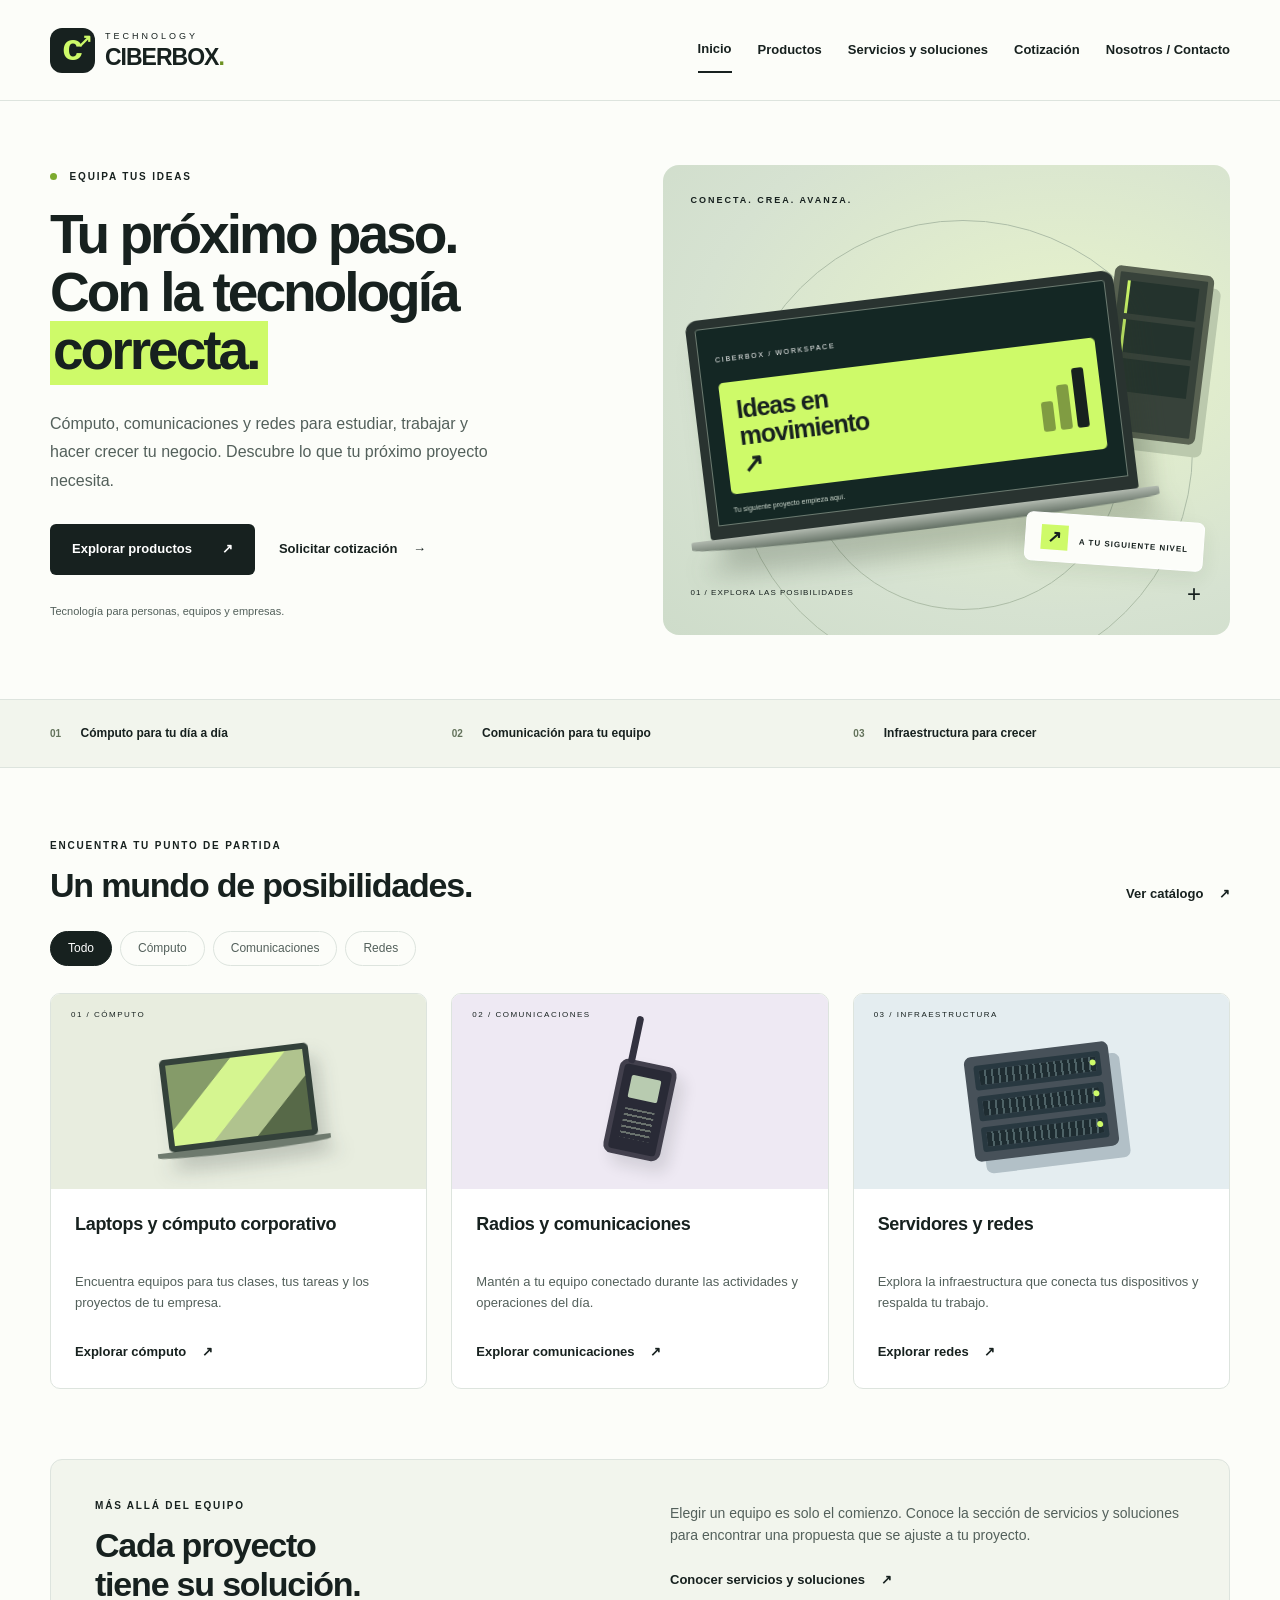
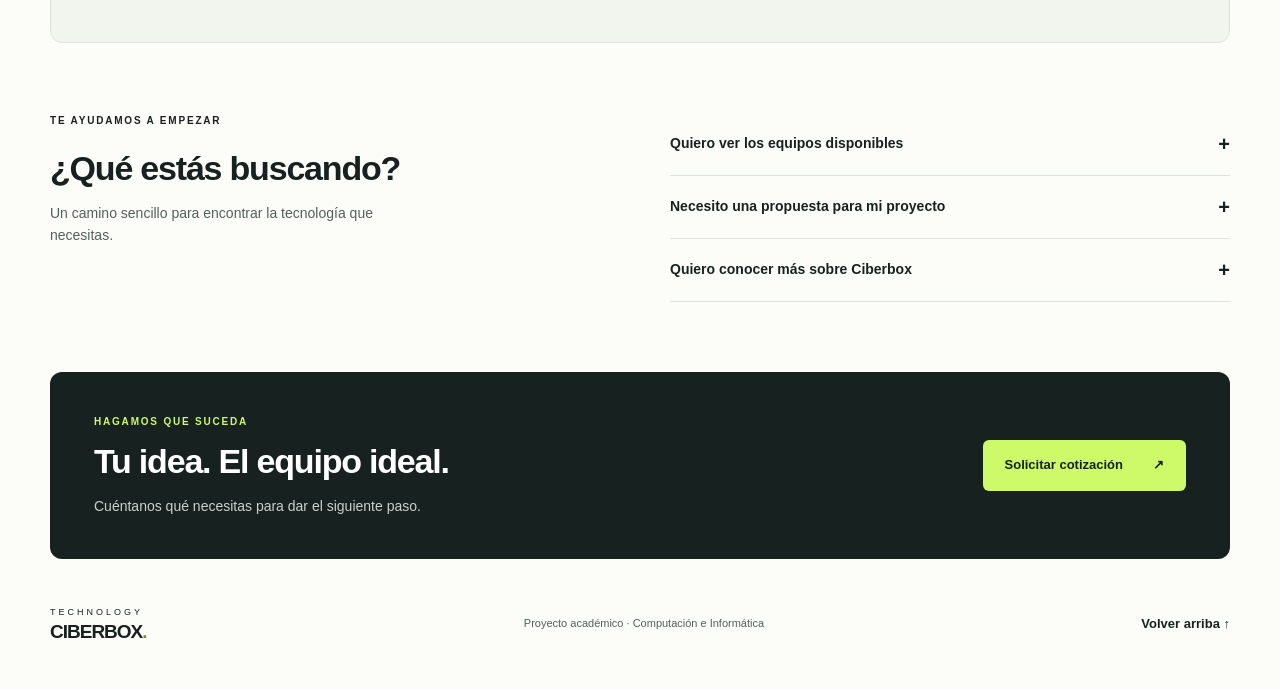
<file: index.html>
<!DOCTYPE html>
<html lang="es">
<head>
  <meta charset="UTF-8">
  <meta name="viewport" content="width=device-width, initial-scale=1.0">
  <meta http-equiv="refresh" content="0; url=html/inicio.html">
  <link rel="canonical" href="html/inicio.html">
  <title>Inicio | Technology Ciberbox</title>
  <script>
    window.location.replace("html/inicio.html");
  </script>
</head>
<body>
  <p>La página de inicio se movió. <a href="html/inicio.html">Ir a Inicio</a>.</p>
</body>
</html>
</file>
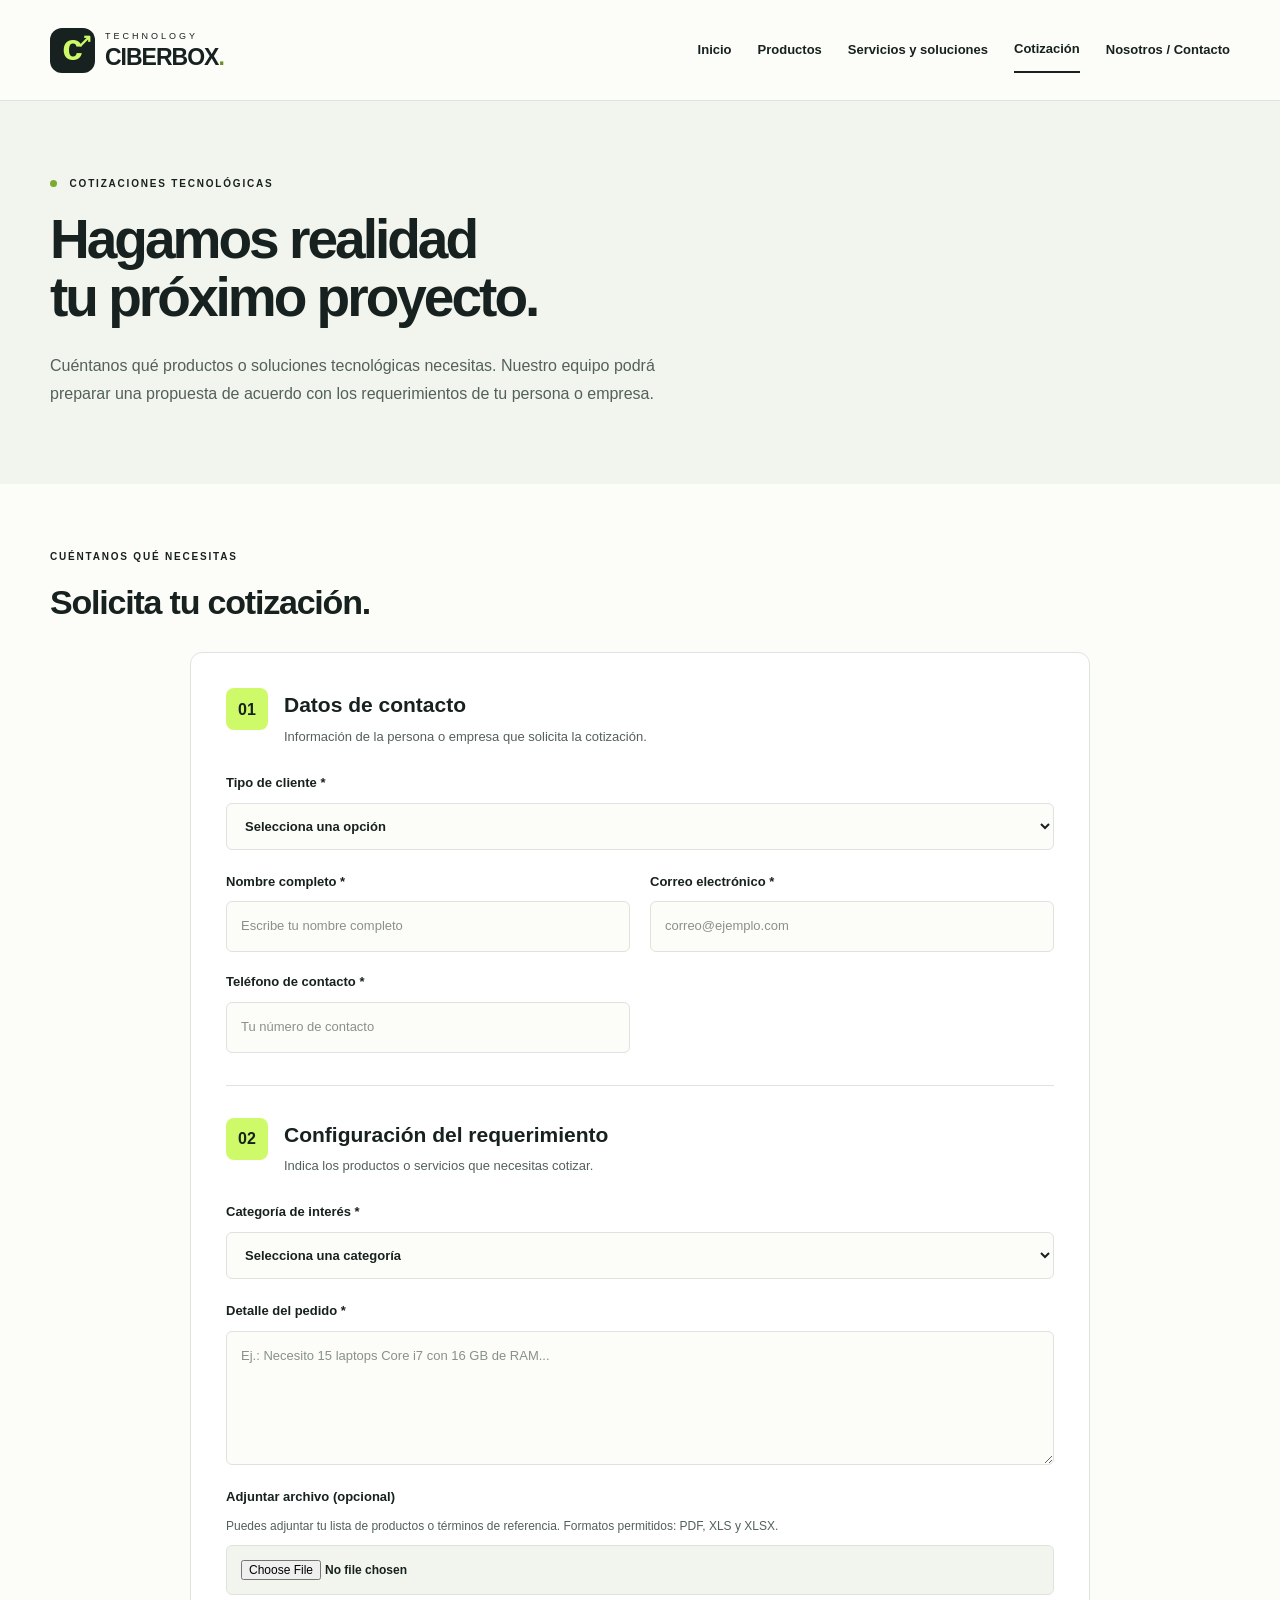
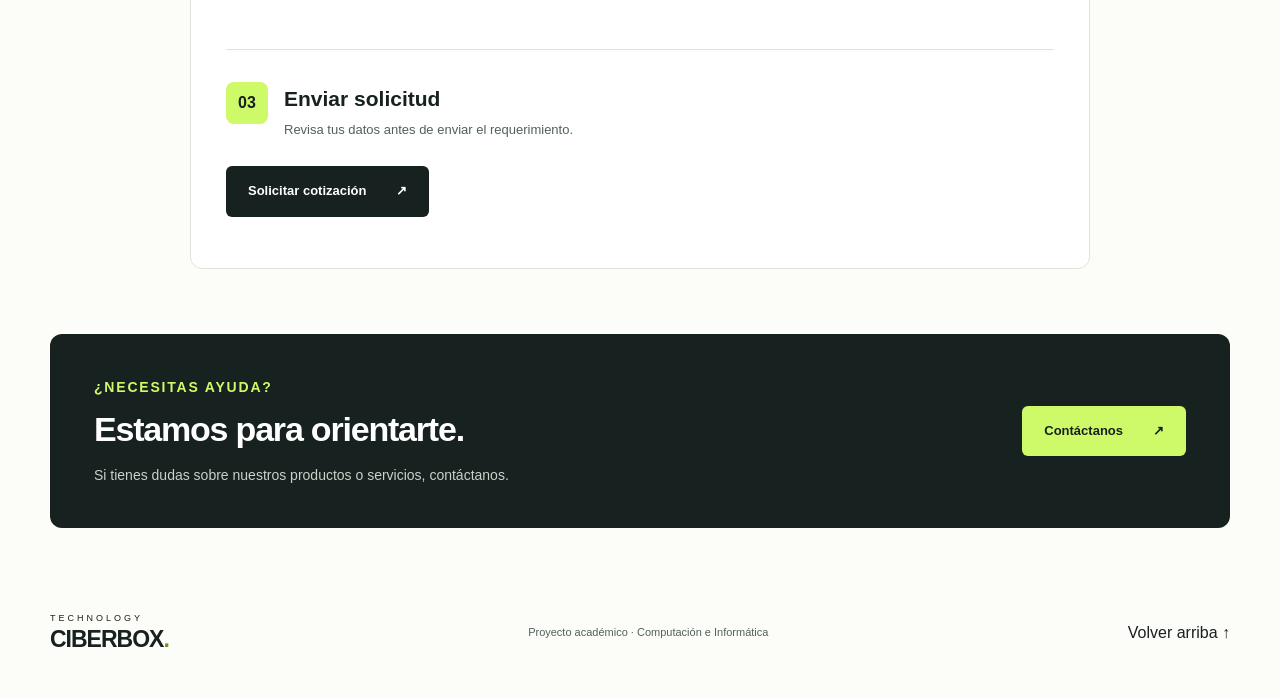
<file: html/cotizacion.html>
<!DOCTYPE html>
<html lang="es">
<head>
  <meta charset="UTF-8">
  <meta name="viewport" content="width=device-width, initial-scale=1.0">
  <meta name="description" content="Solicita una cotización de productos y soluciones tecnológicas en Technology Ciberbox.">
  <title>Cotización | Technology Ciberbox</title>

  <link rel="stylesheet" href="../css/cotizacion.css">
  <script src="../js/cotizacion.js" defer></script>
</head>

<body class="cb-cotizacion">

  <a class="cb-saltar" href="#contenido"></a>

  <!-- HEADER-->
  <header class="cb-header">
    <div class="cb-contenedor cb-barra">

      <a class="cb-marca" href="inicio.html" aria-label="Technology Ciberbox, inicio">
        <span class="cb-logo" aria-hidden="true">c<span>↗</span></span>
        <span>
          <small>TECHNOLOGY</small>
          <strong>CIBERBOX<span>.</span></strong>
        </span>
      </a>

      <button class="cb-menu" type="button"
        aria-controls="navegacion" aria-expanded="false" hidden>
        Menú <span aria-hidden="true">☰</span>
      </button>

      <nav class="cb-nav" id="navegacion" aria-label="Navegación principal">
        <a href="inicio.html">Inicio</a>
        <a href="productos.html">Productos</a>
        <a href="servicios.html">Servicios y soluciones</a>
        <a href="cotizacion.html" aria-current="page">Cotización</a>
        <a href="nosotros.html">Nosotros / Contacto</a>
      </nav>

    </div>
  </header>


  <main id="contenido">

    <!-- PRESENTACIÓN -->
    <section class="cb-hero-cotizacion">
      <div class="cb-contenedor">

        <p class="cb-etiqueta">
          <span class="cb-punto"></span>
          COTIZACIONES TECNOLÓGICAS
        </p>

        <h1>Hagamos realidad<br>tu próximo proyecto.</h1>

        <p class="cb-intro">
          Cuéntanos qué productos o soluciones tecnológicas necesitas.
          Nuestro equipo podrá preparar una propuesta de acuerdo con
          los requerimientos de tu persona o empresa.
        </p>

      </div>
    </section>


    <!-- FORMULARIO DE COTIZACIÓN -->
    <section class="cb-contenedor cb-seccion">

      <div class="cb-cabecera-seccion">
        <div>
          <p class="cb-etiqueta">CUÉNTANOS QUÉ NECESITAS</p>
          <h2>Solicita tu cotización.</h2>
        </div>
      </div>

      <form class="cb-formulario" id="formulario-cotizacion">

        <!-- 1. DATOS DEL CLIENTE -->
        <div class="cb-form-seccion">

          <div class="cb-form-titulo">
            <span class="cb-form-numero">01</span>
            <div>
              <h3>Datos de contacto</h3>
              <p>Información de la persona o empresa que solicita la cotización.</p>
            </div>
          </div>

          <label class="cb-campo">
            Tipo de cliente *
            <select id="tipo-cliente" name="tipo-cliente" required>
              <option value="">Selecciona una opción</option>
              <option value="persona">Persona natural</option>
              <option value="empresa">Empresa</option>
            </select>
          </label>

          <div class="cb-form-grid">

            <label class="cb-campo">
              <span id="etiqueta-nombre">Nombre completo *</span>
              <input
                type="text"
                id="nombre"
                name="nombre"
                placeholder="Escribe tu nombre completo"
                required
              >
            </label>

            <label class="cb-campo">
              Correo electrónico *
              <input
                type="email"
                id="correo"
                name="correo"
                placeholder="correo@ejemplo.com"
                required
              >
            </label>

            <label class="cb-campo">
              Teléfono de contacto *
              <input
                type="tel"
                id="telefono"
                name="telefono"
                placeholder="Tu número de contacto"
                required
              >
            </label>

          </div>

        </div>


        <!-- 2. REQUERIMIENTO -->
        <div class="cb-form-seccion">

          <div class="cb-form-titulo">
            <span class="cb-form-numero">02</span>
            <div>
              <h3>Configuración del requerimiento</h3>
              <p>Indica los productos o servicios que necesitas cotizar.</p>
            </div>
          </div>

          <label class="cb-campo">
            Categoría de interés *
            <select id="categoria" name="categoria" required>
              <option value="">Selecciona una categoría</option>
              <option value="computo">Laptops y Cómputo Corporativo</option>
              <option value="redes">Redes y Comunicaciones</option>
              <option value="servidores">Servidores y Almacenamiento</option>
              <option value="servicios">Servicio Técnico / Solución Empresarial</option>
            </select>
          </label>

          <label class="cb-campo">
            Detalle del pedido *
            <textarea
              id="detalle"
              name="detalle"
              rows="5"
              placeholder="Ej.: Necesito 15 laptops Core i7 con 16 GB de RAM..."
              required
            ></textarea>
          </label>

          <label class="cb-campo">
            Adjuntar archivo (opcional)
            <span class="cb-ayuda">
              Puedes adjuntar tu lista de productos o términos de referencia.
              Formatos permitidos: PDF, XLS y XLSX.
            </span>

            <input
              type="file"
              id="archivo"
              name="archivo"
              accept=".pdf,.xls,.xlsx,application/pdf"
            >
          </label>

        </div>


        <!-- 3. ENVÍO -->
        <div class="cb-form-seccion cb-form-cierre">

          <div class="cb-form-titulo">
            <span class="cb-form-numero">03</span>
            <div>
              <h3>Enviar solicitud</h3>
              <p>Revisa tus datos antes de enviar el requerimiento.</p>
            </div>
          </div>

          <button type="submit" class="cb-boton cb-boton-oscuro">
            Solicitar cotización <span aria-hidden="true">↗</span>
          </button>

          <p
            class="cb-mensaje-formulario"
            id="mensaje-formulario"
            role="status"
          ></p>

        </div>

      </form>

    </section>


    <!-- INFORMACIÓN FINAL -->
    <section class="cb-contenedor cb-cta">
      <div>
        <p class="cb-etiqueta">¿NECESITAS AYUDA?</p>
        <h2>Estamos para orientarte.</h2>
        <p>Si tienes dudas sobre nuestros productos o servicios, contáctanos.</p>
      </div>

      <a href="nosotros.html" class="cb-boton cb-boton-lima">
        Contáctanos <span aria-hidden="true">↗</span>
      </a>
    </section>

  </main>


  <!-- FOOTER: mismo modelo de Inicio y Servicios -->
  <footer class="cb-contenedor cb-footer">

    <a class="cb-marca cb-marca-footer" href="inicio.html">
      <span>
        <small>TECHNOLOGY</small>
        <strong>CIBERBOX<span>.</span></strong>
      </span>
    </a>

    <p>Proyecto académico · Computación e Informática</p>

    <a class="cb-enlace" href="#contenido">Volver arriba ↑</a>

  </footer>

</body>
</html>
</file>
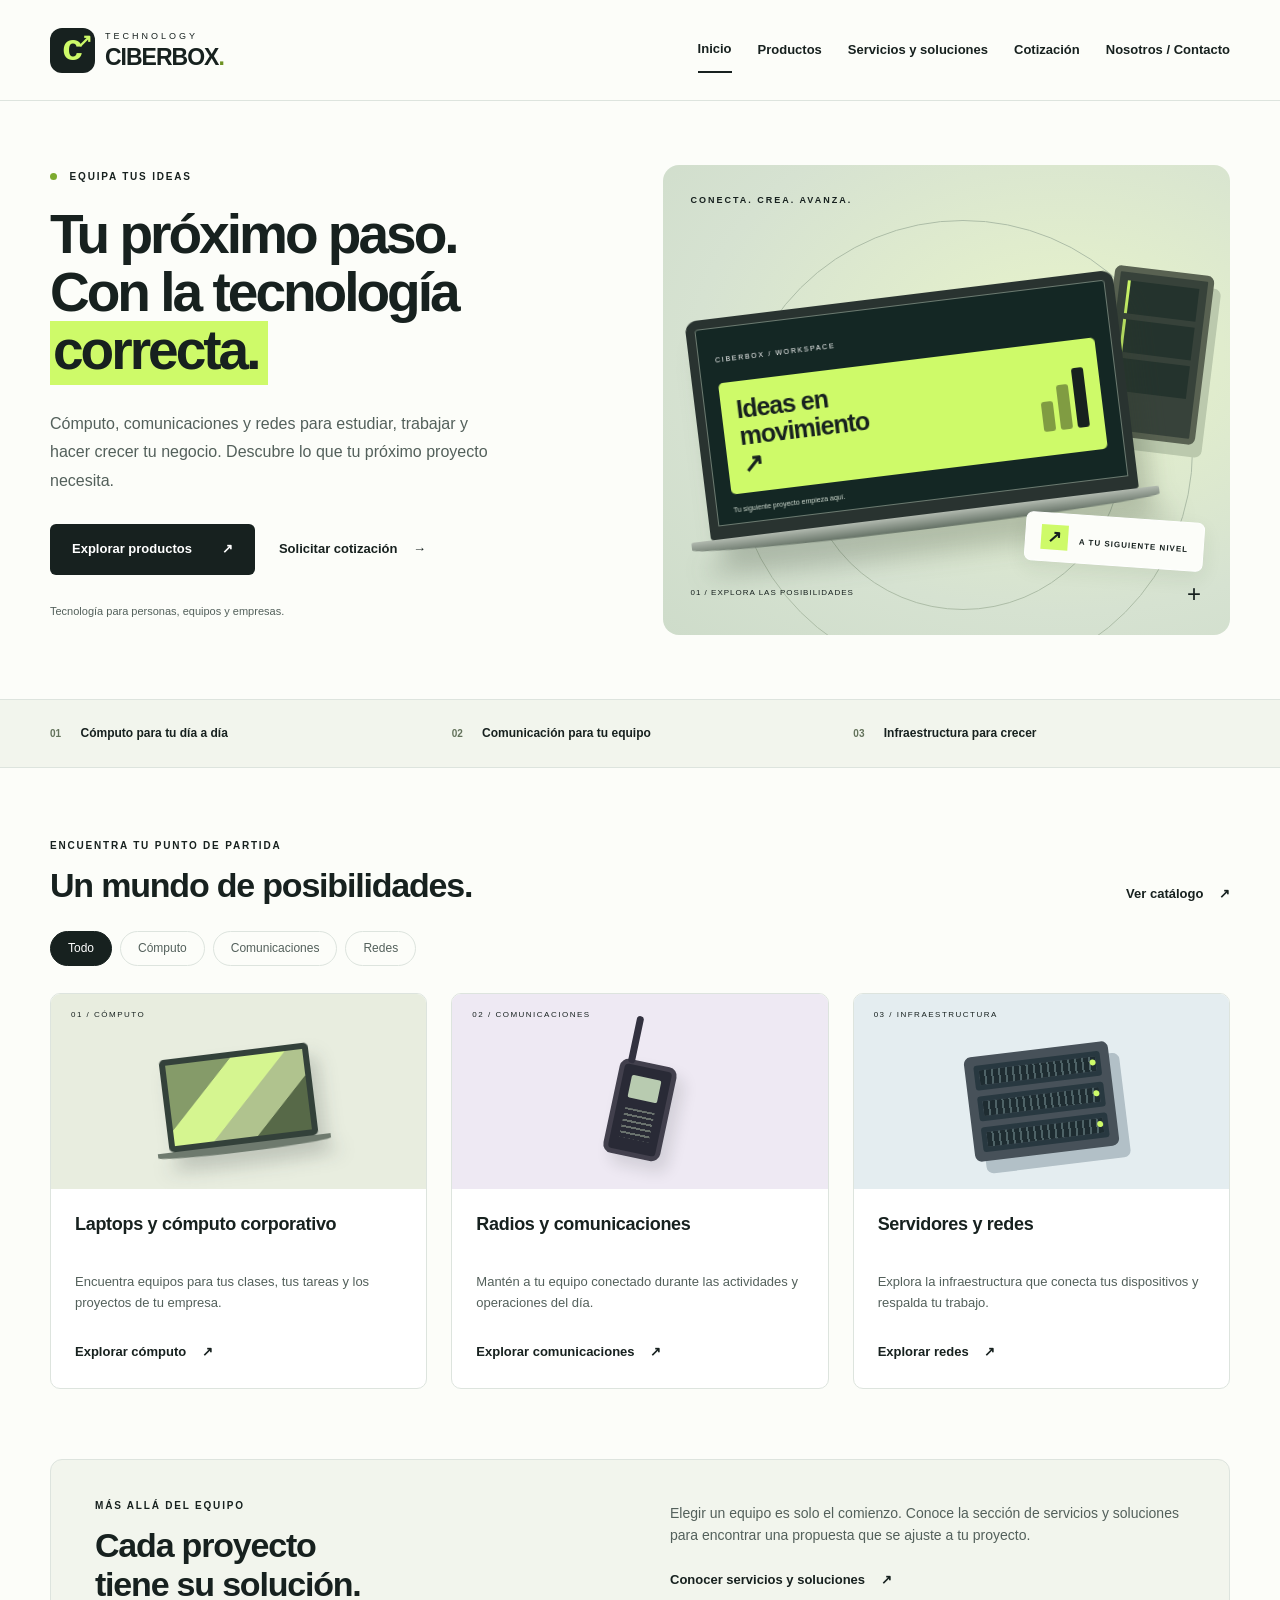
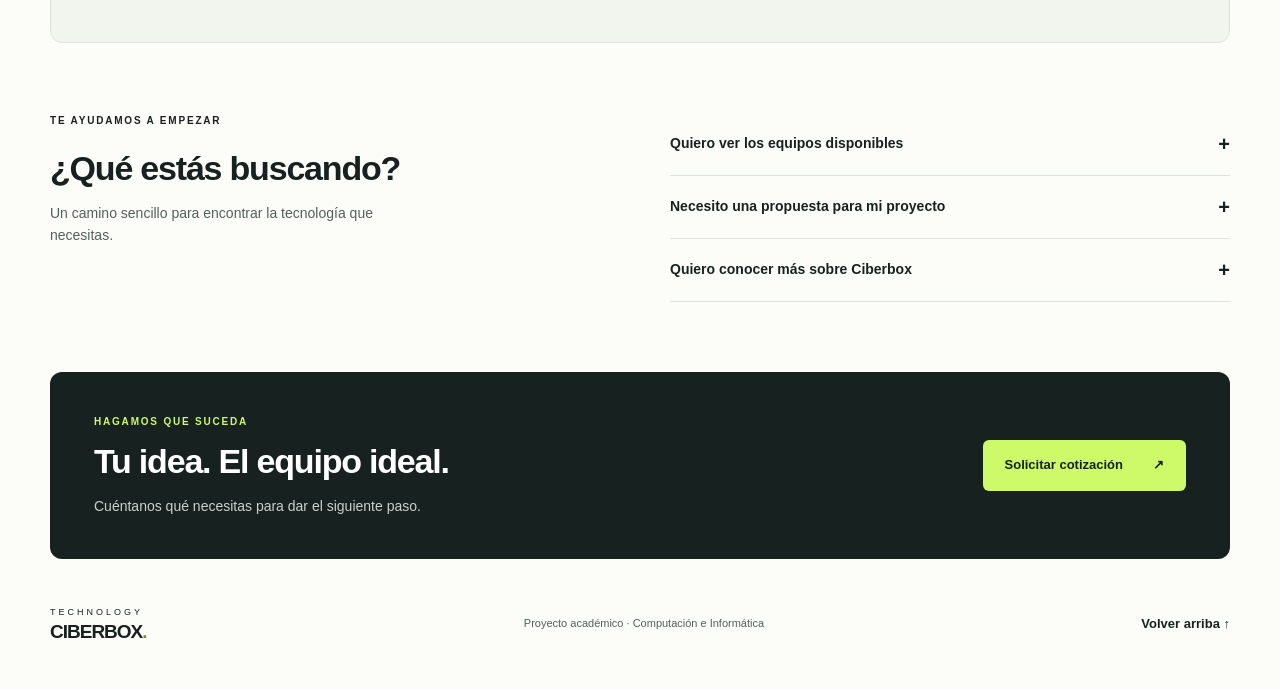
<file: html/inicio.html>
<!DOCTYPE html>
<html lang="es">
<head>
  <meta charset="UTF-8">
  <meta name="viewport" content="width=device-width, initial-scale=1.0">
  <meta name="description" content="Technology Ciberbox: explora equipos de cómputo, comunicaciones, servidores y redes para tu próximo proyecto.">
  <title>Inicio | Technology Ciberbox</title>
  <link rel="stylesheet" href="../css/inicio.css">
  <script src="../js/inicio.js" defer></script>
</head>
<body class="cb-inicio">
  <a class="cb-saltar" href="#contenido">Saltar al contenido</a>
  <!-- Integración: cambia los href según los nombres de archivo de tu grupo. -->
  <header class="cb-header">
    <div class="cb-contenedor cb-barra">
      <a class="cb-marca" href="inicio.html" aria-label="Technology Ciberbox, inicio">
        <span class="cb-logo" aria-hidden="true">c<span>↗</span></span>
        <span><small>TECHNOLOGY</small><strong>CIBERBOX<span>.</span></strong></span>
      </a>
      <button class="cb-menu" type="button" aria-controls="navegacion" aria-expanded="false" hidden>Menú <span aria-hidden="true">☰</span></button>
      <nav class="cb-nav" id="navegacion" aria-label="Navegación principal">
        <a href="inicio.html" aria-current="page">Inicio</a>
        <a href="productos.html">Productos</a>
        <a href="servicios.html">Servicios y soluciones</a>
        <a href="cotizacion.html">Cotización</a>
        <a href="nosotros.html">Nosotros / Contacto</a>
      </nav>
    </div>
  </header>

  <main id="contenido">
    <!-- 1. Presentación: qué ofrece la empresa y dónde comenzar. -->
    <section class="cb-hero cb-contenedor" aria-labelledby="titulo">
      <div class="cb-hero-texto">
        <p class="cb-etiqueta"><span class="cb-punto"></span> EQUIPA TUS IDEAS</p>
        <h1 id="titulo">Tu próximo paso.<br>Con la tecnología<br><em>correcta.</em></h1>
        <p class="cb-intro">Cómputo, comunicaciones y redes para estudiar, trabajar y hacer crecer tu negocio. Descubre lo que tu próximo proyecto necesita.</p>
        <div class="cb-acciones">
          <a class="cb-boton cb-boton-oscuro" href="productos.html">Explorar productos <span aria-hidden="true">↗</span></a>
          <a class="cb-enlace" href="cotizacion.html">Solicitar cotización <span aria-hidden="true">→</span></a>
        </div>
        <p class="cb-nota">Tecnología para personas, equipos y empresas.</p>
      </div>
      <!-- Ilustración creada con HTML y CSS: funciona sin imágenes externas. -->
      <div class="cb-escena" role="img" aria-label="Ilustración de una laptop conectada a equipos de red">
        <span class="cb-escena-titulo" aria-hidden="true">CONECTA. CREA. AVANZA.</span>
        <span class="cb-orbita cb-orbita-uno"></span><span class="cb-orbita cb-orbita-dos"></span>
        <div class="cb-servidor" aria-hidden="true"><i></i><i></i><i></i></div>
        <div class="cb-laptop" aria-hidden="true"><div class="cb-pantalla"><span>CIBERBOX / WORKSPACE</span><div class="cb-ventana"><b>Ideas en<br>movimiento<span>↗</span></b><div class="cb-lineas"><i></i><i></i><i></i></div></div><small>Tu siguiente proyecto empieza aquí.</small></div><div class="cb-base"></div></div>
        <div class="cb-chip" aria-hidden="true"><span>↗</span> A TU SIGUIENTE NIVEL</div>
        <div class="cb-escena-pie" aria-hidden="true"><span>01 / EXPLORA LAS POSIBILIDADES</span><span>+</span></div>
      </div>
    </section>

    <div class="cb-banda">
      <div class="cb-contenedor cb-banda-grid"><p><span>01</span> Cómputo para tu día a día</p><p><span>02</span> Comunicación para tu equipo</p><p><span>03</span> Infraestructura para crecer</p></div>
    </div>

    <!-- 2. Vista breve de las categorías del mapa. El catálogo completo es otra página. -->
    <section class="cb-contenedor cb-seccion" id="categorias" aria-labelledby="titulo-categorias">
      <div class="cb-cabecera-seccion"><div><p class="cb-etiqueta">ENCUENTRA TU PUNTO DE PARTIDA</p><h2 id="titulo-categorias">Un mundo de posibilidades.</h2></div><a class="cb-enlace" href="productos.html">Ver catálogo <span aria-hidden="true">↗</span></a></div>
      <div class="cb-filtros" role="group" aria-label="Filtrar categorías" hidden>
        <button class="cb-filtro" type="button" data-filtro="todos" aria-pressed="true">Todo</button>
        <button class="cb-filtro" type="button" data-filtro="computo" aria-pressed="false">Cómputo</button>
        <button class="cb-filtro" type="button" data-filtro="comunicacion" aria-pressed="false">Comunicaciones</button>
        <button class="cb-filtro" type="button" data-filtro="redes" aria-pressed="false">Redes</button>
      </div>
      <p class="cb-solo-lector" id="resultado-filtro" role="status"></p>
      <div class="cb-categorias">
        <article class="cb-tarjeta" data-categoria="computo">
          <div class="cb-producto cb-fondo-verde" aria-hidden="true"><span class="cb-numero">01 / CÓMPUTO</span><div class="cb-mini-laptop"><div></div><i></i></div></div>
          <div class="cb-tarjeta-info"><h3>Laptops y cómputo corporativo</h3><p>Encuentra equipos para tus clases, tus tareas y los proyectos de tu empresa.</p><a href="productos.html" class="cb-enlace">Explorar cómputo <span aria-hidden="true">↗</span></a></div>
        </article>
        <article class="cb-tarjeta" data-categoria="comunicacion">
          <div class="cb-producto cb-fondo-lila" aria-hidden="true"><span class="cb-numero">02 / COMUNICACIONES</span><div class="cb-radio"><i></i><b></b><span></span></div></div>
          <div class="cb-tarjeta-info"><h3>Radios y comunicaciones</h3><p>Mantén a tu equipo conectado durante las actividades y operaciones del día.</p><a href="productos.html" class="cb-enlace">Explorar comunicaciones <span aria-hidden="true">↗</span></a></div>
        </article>
        <article class="cb-tarjeta" data-categoria="redes">
          <div class="cb-producto cb-fondo-azul" aria-hidden="true"><span class="cb-numero">03 / INFRAESTRUCTURA</span><div class="cb-rack"><i></i><i></i><i></i></div></div>
          <div class="cb-tarjeta-info"><h3>Servidores y redes</h3><p>Explora la infraestructura que conecta tus dispositivos y respalda tu trabajo.</p><a href="productos.html" class="cb-enlace">Explorar redes <span aria-hidden="true">↗</span></a></div>
        </article>
      </div>
    </section>

    <!-- 3. Resumen con acceso al trabajo del compañero de Servicios. -->
    <section class="cb-contenedor cb-soluciones" aria-labelledby="titulo-soluciones">
      <div><p class="cb-etiqueta">MÁS ALLÁ DEL EQUIPO</p><h2 id="titulo-soluciones">Cada proyecto<br>tiene su solución.</h2></div>
      <div><p>Elegir un equipo es solo el comienzo. Conoce la sección de servicios y soluciones para encontrar una propuesta que se ajuste a tu proyecto.</p><a class="cb-enlace" href="servicios.html">Conocer servicios y soluciones <span aria-hidden="true">↗</span></a></div>
    </section>

    <!-- 4. Orientación simple para el visitante. -->
    <section class="cb-contenedor cb-seccion cb-guia" aria-labelledby="titulo-guia">
      <div><p class="cb-etiqueta">TE AYUDAMOS A EMPEZAR</p><h2 id="titulo-guia">¿Qué estás buscando?</h2><p>Un camino sencillo para encontrar la tecnología que necesitas.</p></div>
      <div class="cb-preguntas">
        <details><summary>Quiero ver los equipos disponibles <span aria-hidden="true">+</span></summary><p>Visita nuestro catálogo para conocer los productos y sus características. <a href="productos.html">Ir a Productos →</a></p></details>
        <details><summary>Necesito una propuesta para mi proyecto <span aria-hidden="true">+</span></summary><p>En la página de cotización podrás consultar cómo solicitar una propuesta según tus necesidades. <a href="cotizacion.html">Ir a Cotización →</a></p></details>
        <details><summary>Quiero conocer más sobre Ciberbox <span aria-hidden="true">+</span></summary><p>Conoce al equipo y los canales de atención en nuestra sección institucional. <a href="nosotros.html">Ir a Nosotros / Contacto →</a></p></details>
      </div>
    </section>

    <section class="cb-contenedor cb-cta" aria-labelledby="titulo-cta"><div><p class="cb-etiqueta">HAGAMOS QUE SUCEDA</p><h2 id="titulo-cta">Tu idea. El equipo ideal.</h2><p>Cuéntanos qué necesitas para dar el siguiente paso.</p></div><a href="cotizacion.html" class="cb-boton cb-boton-lima">Solicitar cotización <span aria-hidden="true">↗</span></a></section>
  </main>
  <footer class="cb-contenedor cb-footer"><a class="cb-marca cb-marca-footer" href="inicio.html"><span><small>TECHNOLOGY</small><strong>CIBERBOX<span>.</span></strong></span></a><p>Proyecto académico · Computación e Informática</p><a class="cb-enlace" href="#titulo">Volver arriba ↑</a></footer>
</body>
</html>
</file>
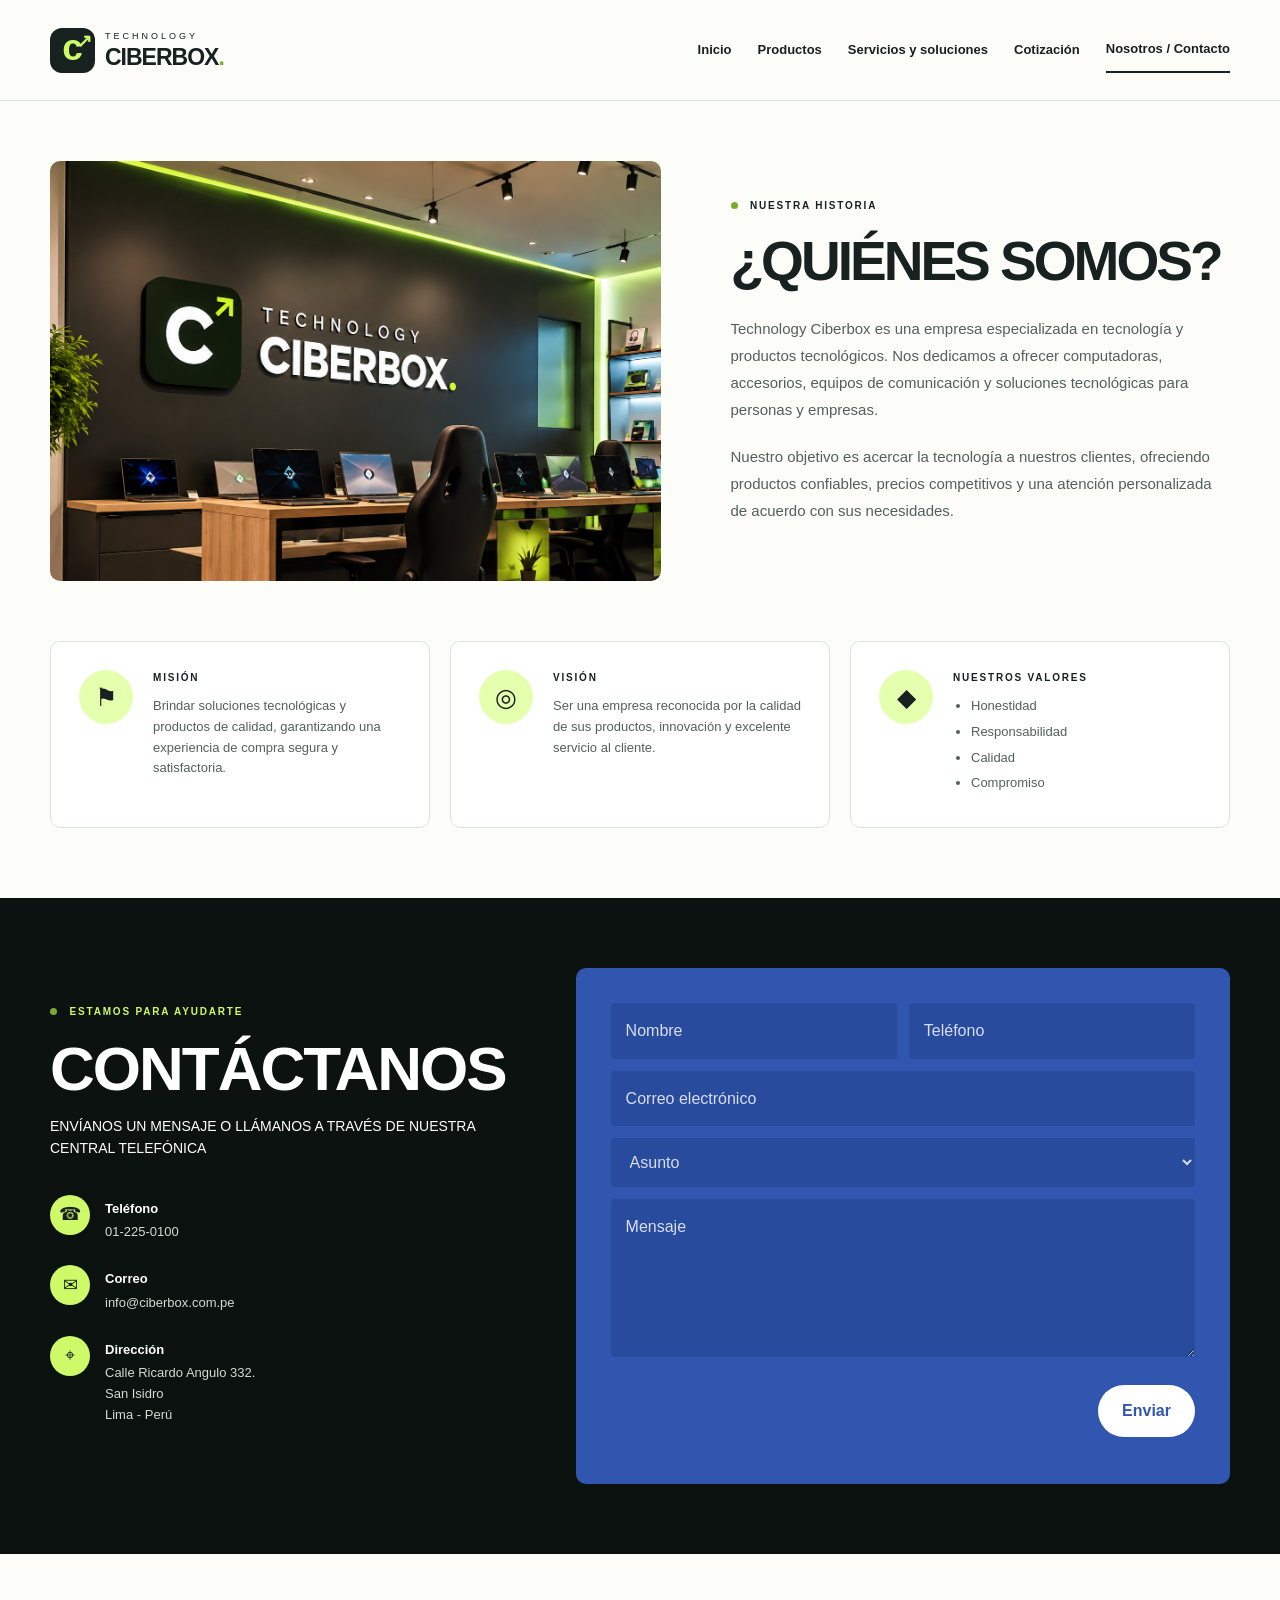
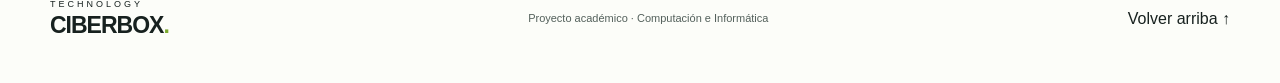
<file: html/nosotros.html>
<!DOCTYPE html>
<html lang="es">
<head>
  <meta charset="UTF-8">
  <meta name="viewport" content="width=device-width, initial-scale=1.0">
  <meta name="description" content="Conoce Technology Ciberbox, nuestra misión, visión, valores y medios de contacto.">
  <title>Nosotros / Contacto | Technology Ciberbox</title>

  <link rel="stylesheet" href="../css/nosotros.css">
  <script src="../js/nosotros.js" defer></script>
</head>

<body class="cb-nosotros">

  <a class="cb-saltar" href="#contenido"></a>

  <!-- HEADER -->
  <header class="cb-header">
    <div class="cb-contenedor cb-barra">

  <a class="cb-marca" href="inicio.html" aria-label="Technology Ciberbox, inicio">
  <span class="cb-logo" aria-hidden="true">c<span>↗</span></span>
  <span>
    <small>TECHNOLOGY</small>
    <strong>CIBERBOX<span>.</span></strong>
  </span>
  </a>

      <button class="cb-menu" type="button" aria-controls="navegacion" aria-expanded="false" hidden>
        Menú <span aria-hidden="true">☰</span>
      </button>

      <nav class="cb-nav" id="navegacion" aria-label="Navegación principal">
        <a href="inicio.html">Inicio</a>
        <a href="productos.html">Productos</a>
        <a href="servicios.html">Servicios y soluciones</a>
        <a href="cotizacion.html">Cotización</a>
        <a href="nosotros.html" aria-current="page">Nosotros / Contacto</a>
      </nav>

    </div>
  </header>


  <main id="contenido">

    <!-- QUIÉNES SOMOS -->
    <section class="cb-contenedor cb-quienes">

      <div class="cb-quienes-imagen">
        <img src="../img/Showroom tecnológico Ciberbox.png" alt="Espacio de trabajo de Technology Ciberbox">
      </div>

      <div class="cb-quienes-contenido">

        <p class="cb-etiqueta">
          <span class="cb-punto"></span>
          NUESTRA HISTORIA
        </p>

        <h1>¿QUIÉNES SOMOS?</h1>

        <p>
          Technology Ciberbox es una empresa especializada en tecnología
          y productos tecnológicos. Nos dedicamos a ofrecer computadoras,
          accesorios, equipos de comunicación y soluciones tecnológicas
          para personas y empresas.
        </p>

        <p>
          Nuestro objetivo es acercar la tecnología a nuestros clientes,
          ofreciendo productos confiables, precios competitivos y una
          atención personalizada de acuerdo con sus necesidades.
        </p>

      </div>

    </section>


    <!-- MISIÓN, VISIÓN Y VALORES -->
    <section class="cb-contenedor cb-identidad">

      <article class="cb-tarjeta-identidad">

        <div class="cb-icono-identidad">
          ⚑
        </div>

        <div>
          <p class="cb-etiqueta">MISIÓN</p>

          <p>
            Brindar soluciones tecnológicas y productos de calidad,
            garantizando una experiencia de compra segura y satisfactoria.
          </p>
        </div>

      </article>


      <article class="cb-tarjeta-identidad">

        <div class="cb-icono-identidad">
          ◎
        </div>

        <div>
          <p class="cb-etiqueta">VISIÓN</p>

          <p>
            Ser una empresa reconocida por la calidad de sus productos,
            innovación y excelente servicio al cliente.
          </p>
        </div>

      </article>


      <article class="cb-tarjeta-identidad">

        <div class="cb-icono-identidad">
          ◆
        </div>

        <div>
          <p class="cb-etiqueta">NUESTROS VALORES</p>

          <ul class="cb-valores">
            <li>Honestidad</li>
            <li>Responsabilidad</li>
            <li>Calidad</li>
            <li>Compromiso</li>
          </ul>
        </div>

      </article>

    </section>


    <!-- CONTACTO -->
    <section class="cb-contacto">

      <div class="cb-contacto-fondo">

        <div class="cb-contenedor cb-contacto-contenido">

          <!-- INFORMACIÓN -->
          <div class="cb-contacto-info">

            <p class="cb-etiqueta">
              <span class="cb-punto"></span>
              ESTAMOS PARA AYUDARTE
            </p>

            <h2>CONTÁCTANOS</h2>

            <p class="cb-contacto-intro">
              ENVÍANOS UN MENSAJE O LLÁMANOS A TRAVÉS
              DE NUESTRA CENTRAL TELEFÓNICA
            </p>

            <div class="cb-dato-contacto">

              <span class="cb-dato-icono">☎</span>

              <div>
                <strong>Teléfono</strong>
                <p>01-225-0100</p>
              </div>

            </div>


            <div class="cb-dato-contacto">

              <span class="cb-dato-icono">✉</span>

              <div>
                <strong>Correo</strong>
                <p>info@ciberbox.com.pe</p>
              </div>

            </div>


            <div class="cb-dato-contacto">

              <span class="cb-dato-icono">⌖</span>

              <div>
                <strong>Dirección</strong>
                <p>
                  Calle Ricardo Angulo 332.<br>
                  San Isidro<br>
                  Lima - Perú
                </p>
              </div>

            </div>

          </div>


          <!-- FORMULARIO -->
          <div class="cb-formulario">
            <form id="formulario-contacto">
              <div class="cb-form-fila">

                <input
                  type="text"
                  id="nombre"
                  name="nombre"
                  placeholder="Nombre"
                  required
                >

                <input
                  type="tel"
                  id="telefono"
                  name="telefono"
                  placeholder="Teléfono"
                  required
                >

              </div>

              <input
                type="email"
                id="correo"
                name="correo"
                placeholder="Correo electrónico"
                required
              >


              <select id="asunto" name="asunto" required>

                <option value="">Asunto</option>
                <option value="productos">Consulta sobre productos</option>
                <option value="servicios">Consulta sobre servicios</option>
                <option value="cotizacion">Solicitud de cotización</option>
                <option value="otro">Otro</option>

              </select>

              <textarea
                id="mensaje"
                name="mensaje"
                rows="5"
                placeholder="Mensaje"
                required
              ></textarea>

              <div class="cb-form-final">
                <button
                  type="submit"
                  class="cb-boton-enviar"
                >
                  Enviar
                </button>

              </div>

              <p
                id="mensaje-formulario"
                class="cb-mensaje-formulario"
                role="status"
              ></p>
            </form>
          </div>
        </div>
      </div>
    </section>
  </main>


  <!-- FOOTER -->
  <footer class="cb-contenedor cb-footer">

    <a class="cb-marca cb-marca-footer" href="inicio.html">

      <span>
        <small>TECHNOLOGY</small>
        <strong>CIBERBOX<span>.</span></strong>
      </span>

    </a>

    <p>
      Proyecto académico · Computación e Informática
    </p>

    <a class="cb-enlace" href="#contenido">
      Volver arriba ↑
    </a>

  </footer>

</body>
</html>
</file>
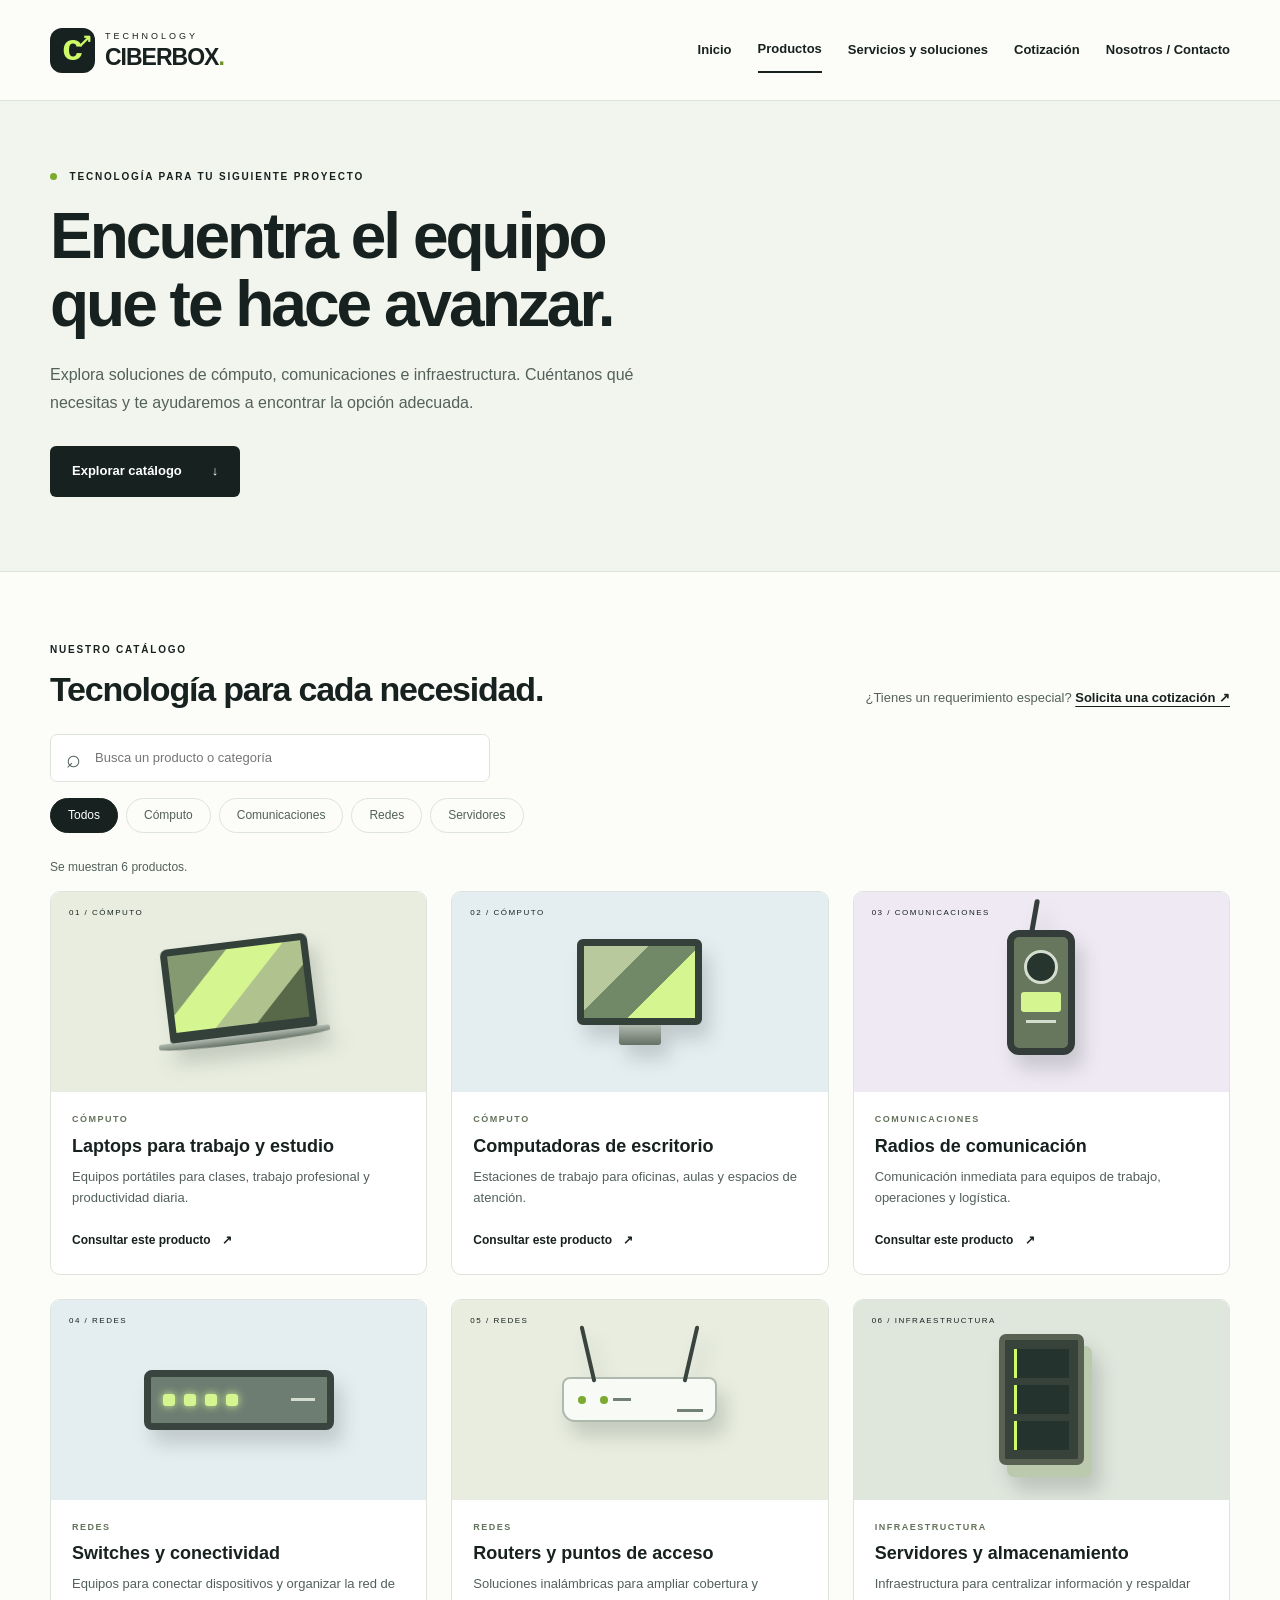
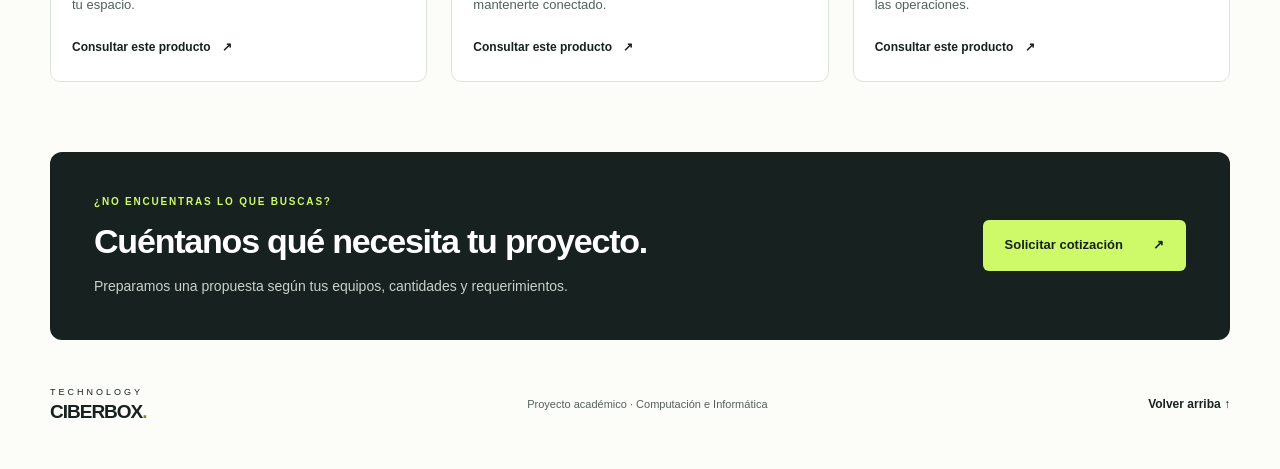
<file: html/productos.html>
<!DOCTYPE html>
<html lang="es">
<head>
  <meta charset="UTF-8">
  <meta name="viewport" content="width=device-width, initial-scale=1.0">
  <meta name="description" content="Explora productos de cómputo, comunicaciones, redes y servidores de Technology Ciberbox.">
  <title>Productos | Technology Ciberbox</title>
  <link rel="stylesheet" href="../css/productos.css">
  <script src="../js/productos.js" defer></script>
</head>
<body class="cb-productos">
  <a class="cb-saltar" href="#contenido">Saltar al contenido</a>

  <header class="cb-header">
    <div class="cb-contenedor cb-barra">
      <a class="cb-marca" href="inicio.html" aria-label="Technology Ciberbox, inicio">
        <span class="cb-logo" aria-hidden="true">c<span>↗</span></span>
        <span><small>TECHNOLOGY</small><strong>CIBERBOX<span>.</span></strong></span>
      </a>
      <button class="cb-menu" type="button" aria-controls="navegacion" aria-expanded="false" hidden>
        Menú <span aria-hidden="true">☰</span>
      </button>
      <nav class="cb-nav" id="navegacion" aria-label="Navegación principal">
        <a href="inicio.html">Inicio</a>
        <a href="productos.html" aria-current="page">Productos</a>
        <a href="servicios.html">Servicios y soluciones</a>
        <a href="cotizacion.html">Cotización</a>
        <a href="nosotros.html">Nosotros / Contacto</a>
      </nav>
    </div>
  </header>

  <main id="contenido">
    <section class="cb-hero-productos">
      <div class="cb-contenedor">
        <p class="cb-etiqueta"><span class="cb-punto"></span> TECNOLOGÍA PARA TU SIGUIENTE PROYECTO</p>
        <h1>Encuentra el equipo<br>que te hace avanzar.</h1>
        <p class="cb-intro">Explora soluciones de cómputo, comunicaciones e infraestructura. Cuéntanos qué necesitas y te ayudaremos a encontrar la opción adecuada.</p>
        <a class="cb-boton cb-boton-oscuro" href="#catalogo">Explorar catálogo <span aria-hidden="true">↓</span></a>
      </div>
    </section>

    <section class="cb-contenedor cb-seccion" id="catalogo" aria-labelledby="titulo-catalogo">
      <div class="cb-cabecera-seccion">
        <div>
          <p class="cb-etiqueta">NUESTRO CATÁLOGO</p>
          <h2 id="titulo-catalogo">Tecnología para cada necesidad.</h2>
        </div>
        <p class="cb-intro-catalogo">¿Tienes un requerimiento especial? <a href="cotizacion.html">Solicita una cotización ↗</a></p>
      </div>

      <div class="cb-controles" hidden>
        <label class="cb-busqueda">
          <span class="cb-solo-lector">Buscar productos</span>
          <span aria-hidden="true">⌕</span>
          <input id="busqueda-productos" type="search" placeholder="Busca un producto o categoría" autocomplete="off">
        </label>
        <div class="cb-filtros" role="group" aria-label="Filtrar productos por categoría">
          <button class="cb-filtro" type="button" data-filtro="todos" aria-pressed="true">Todos</button>
          <button class="cb-filtro" type="button" data-filtro="computo" aria-pressed="false">Cómputo</button>
          <button class="cb-filtro" type="button" data-filtro="comunicacion" aria-pressed="false">Comunicaciones</button>
          <button class="cb-filtro" type="button" data-filtro="redes" aria-pressed="false">Redes</button>
          <button class="cb-filtro" type="button" data-filtro="servidores" aria-pressed="false">Servidores</button>
        </div>
      </div>

      <p class="cb-resultado" id="resultado-productos" role="status" aria-live="polite"></p>
      <div class="cb-productos-grid">
        <article class="cb-tarjeta-producto" data-categoria="computo">
          <div class="cb-producto-visual cb-visual-verde" aria-hidden="true">
            <span class="cb-numero">01 / CÓMPUTO</span>
            <div class="cb-figura cb-figura-laptop"><i></i><b></b></div>
          </div>
          <div class="cb-tarjeta-info">
            <p class="cb-tipo">CÓMPUTO</p>
            <h3>Laptops para trabajo y estudio</h3>
            <p>Equipos portátiles para clases, trabajo profesional y productividad diaria.</p>
            <a class="cb-enlace cb-link-cotizar" href="cotizacion.html?categoria=computo&amp;producto=Laptop%20para%20trabajo%20y%20estudio#formulario-cotizacion">Consultar este producto <span aria-hidden="true">↗</span></a>
          </div>
        </article>

        <article class="cb-tarjeta-producto" data-categoria="computo">
          <div class="cb-producto-visual cb-visual-azul" aria-hidden="true">
            <span class="cb-numero">02 / CÓMPUTO</span>
            <div class="cb-figura cb-figura-monitor"><i></i><b></b></div>
          </div>
          <div class="cb-tarjeta-info">
            <p class="cb-tipo">CÓMPUTO</p>
            <h3>Computadoras de escritorio</h3>
            <p>Estaciones de trabajo para oficinas, aulas y espacios de atención.</p>
            <a class="cb-enlace cb-link-cotizar" href="cotizacion.html?categoria=computo&amp;producto=Computadora%20de%20escritorio#formulario-cotizacion">Consultar este producto <span aria-hidden="true">↗</span></a>
          </div>
        </article>

        <article class="cb-tarjeta-producto" data-categoria="comunicacion">
          <div class="cb-producto-visual cb-visual-lila" aria-hidden="true">
            <span class="cb-numero">03 / COMUNICACIONES</span>
            <div class="cb-figura cb-figura-radio"><i></i><b></b><span></span></div>
          </div>
          <div class="cb-tarjeta-info">
            <p class="cb-tipo">COMUNICACIONES</p>
            <h3>Radios de comunicación</h3>
            <p>Comunicación inmediata para equipos de trabajo, operaciones y logística.</p>
            <a class="cb-enlace cb-link-cotizar" href="cotizacion.html?categoria=redes&amp;producto=Radios%20de%20comunicaci%C3%B3n#formulario-cotizacion">Consultar este producto <span aria-hidden="true">↗</span></a>
          </div>
        </article>

        <article class="cb-tarjeta-producto" data-categoria="redes">
          <div class="cb-producto-visual cb-visual-azul" aria-hidden="true">
            <span class="cb-numero">04 / REDES</span>
            <div class="cb-figura cb-figura-switch"><i></i><i></i><i></i><i></i><b></b></div>
          </div>
          <div class="cb-tarjeta-info">
            <p class="cb-tipo">REDES</p>
            <h3>Switches y conectividad</h3>
            <p>Equipos para conectar dispositivos y organizar la red de tu espacio.</p>
            <a class="cb-enlace cb-link-cotizar" href="cotizacion.html?categoria=redes&amp;producto=Switches%20y%20conectividad#formulario-cotizacion">Consultar este producto <span aria-hidden="true">↗</span></a>
          </div>
        </article>

        <article class="cb-tarjeta-producto" data-categoria="redes">
          <div class="cb-producto-visual cb-visual-verde" aria-hidden="true">
            <span class="cb-numero">05 / REDES</span>
            <div class="cb-figura cb-figura-router"><i></i><i></i><b></b><span></span></div>
          </div>
          <div class="cb-tarjeta-info">
            <p class="cb-tipo">REDES</p>
            <h3>Routers y puntos de acceso</h3>
            <p>Soluciones inalámbricas para ampliar cobertura y mantenerte conectado.</p>
            <a class="cb-enlace cb-link-cotizar" href="cotizacion.html?categoria=redes&amp;producto=Routers%20y%20puntos%20de%20acceso#formulario-cotizacion">Consultar este producto <span aria-hidden="true">↗</span></a>
          </div>
        </article>

        <article class="cb-tarjeta-producto" data-categoria="servidores">
          <div class="cb-producto-visual cb-visual-oscuro" aria-hidden="true">
            <span class="cb-numero">06 / INFRAESTRUCTURA</span>
            <div class="cb-figura cb-figura-servidor"><i></i><i></i><i></i></div>
          </div>
          <div class="cb-tarjeta-info">
            <p class="cb-tipo">INFRAESTRUCTURA</p>
            <h3>Servidores y almacenamiento</h3>
            <p>Infraestructura para centralizar información y respaldar las operaciones.</p>
            <a class="cb-enlace cb-link-cotizar" href="cotizacion.html?categoria=servidores&amp;producto=Servidores%20y%20almacenamiento#formulario-cotizacion">Consultar este producto <span aria-hidden="true">↗</span></a>
          </div>
        </article>
      </div>
      <p class="cb-sin-resultados" id="sin-resultados" hidden>No encontramos productos con esos criterios. Prueba otra búsqueda o categoría.</p>
    </section>

    <section class="cb-contenedor cb-cta">
      <div>
        <p class="cb-etiqueta">¿NO ENCUENTRAS LO QUE BUSCAS?</p>
        <h2>Cuéntanos qué necesita tu proyecto.</h2>
        <p>Preparamos una propuesta según tus equipos, cantidades y requerimientos.</p>
      </div>
      <a href="cotizacion.html" class="cb-boton cb-boton-lima">Solicitar cotización <span aria-hidden="true">↗</span></a>
    </section>
  </main>

  <footer class="cb-contenedor cb-footer">
    <a class="cb-marca cb-marca-footer" href="inicio.html">
      <span><small>TECHNOLOGY</small><strong>CIBERBOX<span>.</span></strong></span>
    </a>
    <p>Proyecto académico · Computación e Informática</p>
    <a class="cb-enlace" href="#contenido">Volver arriba ↑</a>
  </footer>
</body>
</html>
</file>
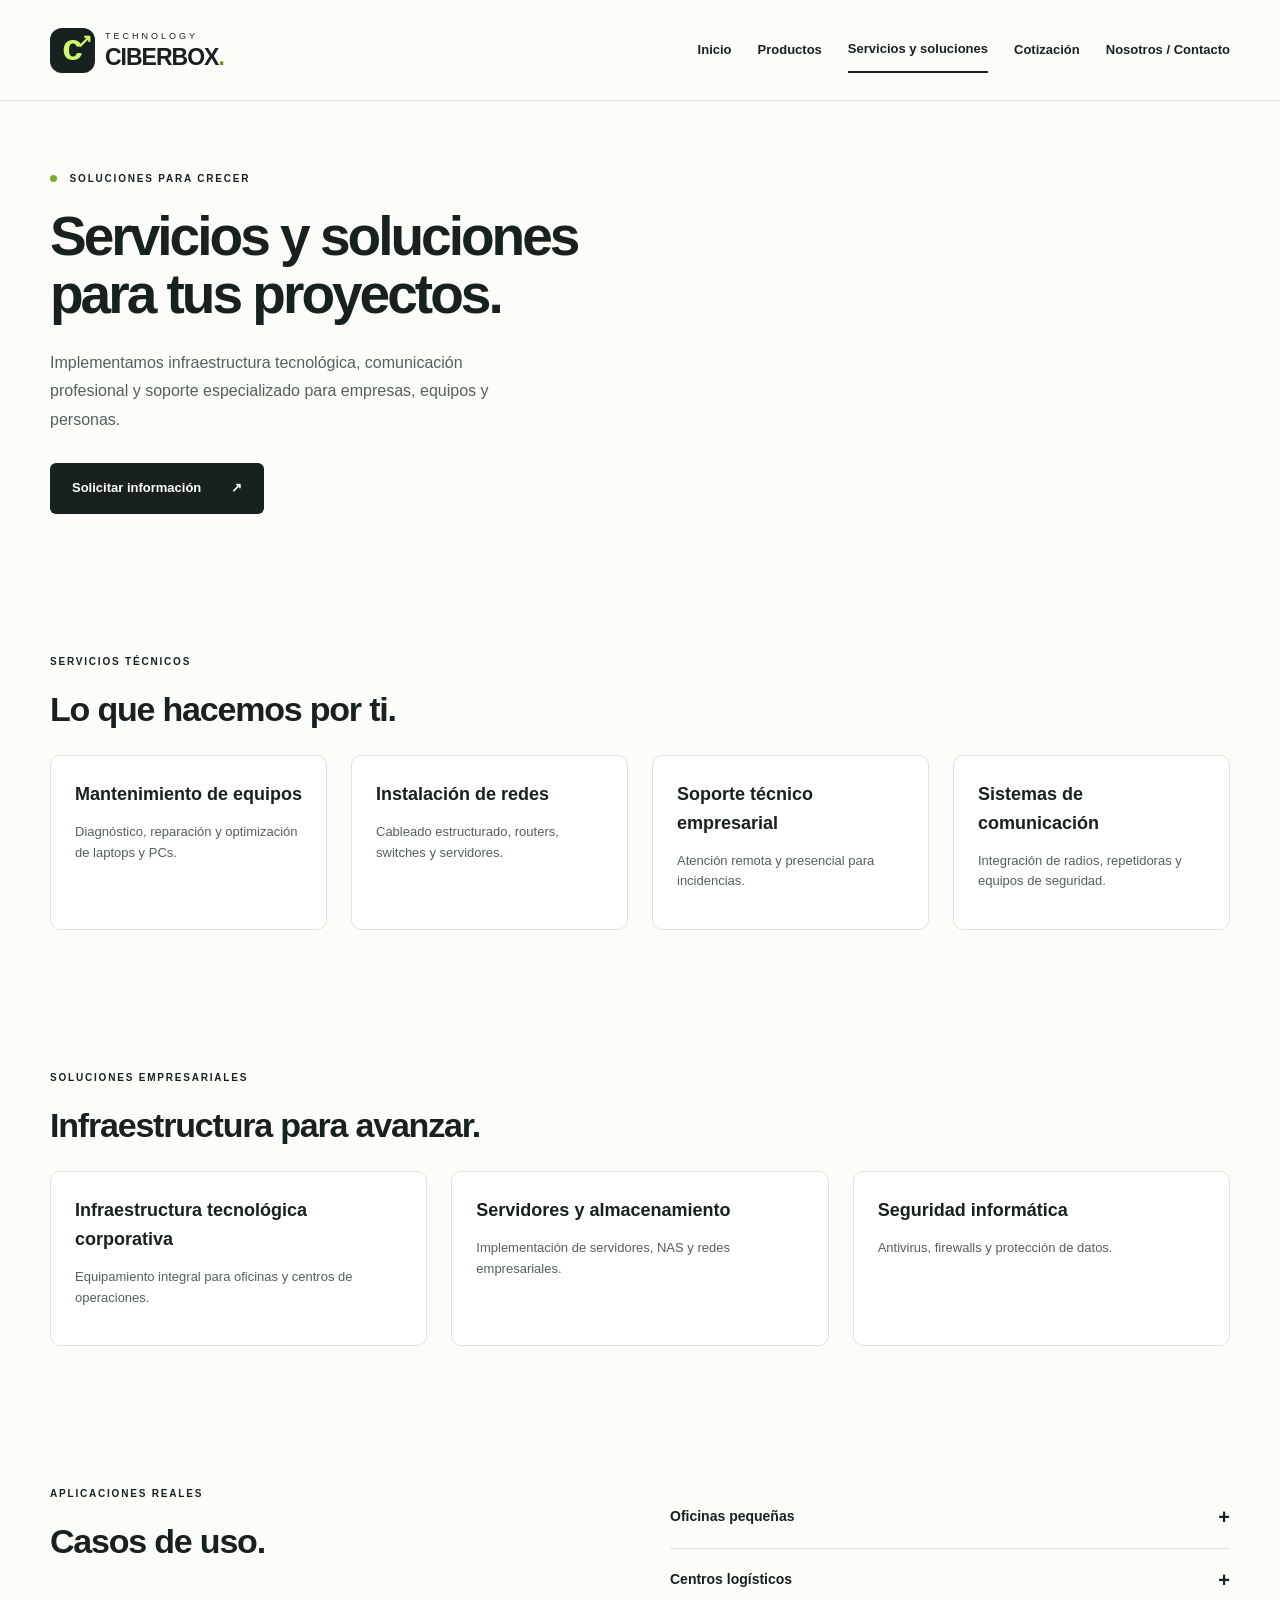
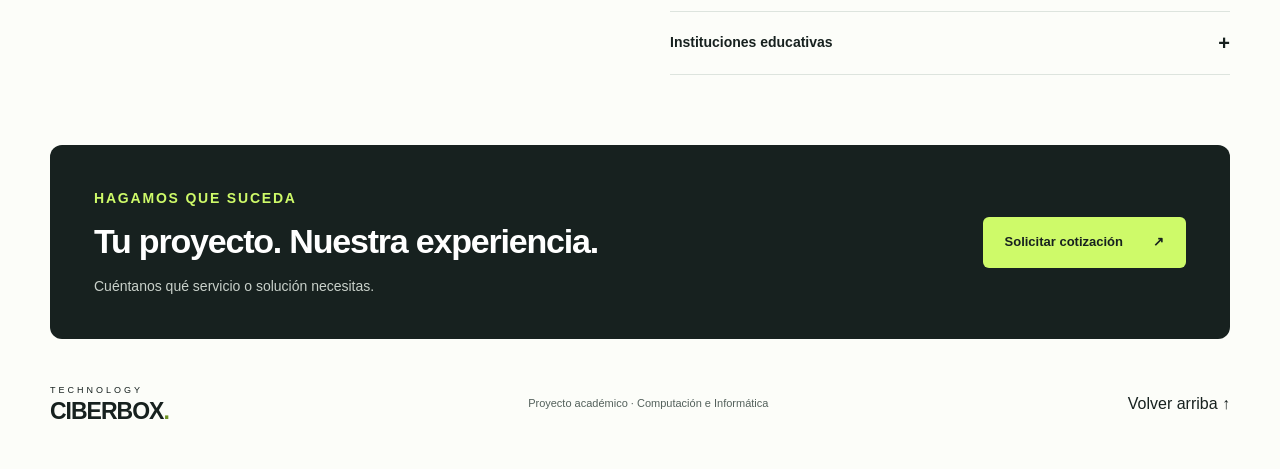
<file: html/servicios.html>
<!DOCTYPE html>
<html lang="es">
<head>
  <meta charset="UTF-8">
  <meta name="viewport" content="width=device-width, initial-scale=1.0">
  <meta name="description" content="Servicios y soluciones tecnológicas para empresas, equipos y proyectos.">
  <title>Servicios y Soluciones | Technology Ciberbox</title>

  <link rel="stylesheet" href="../css/servicios.css">
  <script src="../js/servicios.js" defer></script>
</head>

<body class="cb-servicios">
  <a class="cb-saltar" href="#contenido"></a>

  <header class="cb-header">
    <div class="cb-contenedor cb-barra">
      <a class="cb-marca" href="inicio.html" aria-label="Technology Ciberbox, inicio">
        <span class="cb-logo" aria-hidden="true">c<span>↗</span></span>
        <span><small>TECHNOLOGY</small><strong>CIBERBOX<span>.</span></strong></span>
      </a>

      <button class="cb-menu" type="button" aria-controls="navegacion" aria-expanded="false" hidden>
        Menú <span aria-hidden="true">☰</span>
      </button>

      <nav class="cb-nav" id="navegacion" aria-label="Navegación principal">
        <a href="inicio.html">Inicio</a>
        <a href="productos.html">Productos</a>
        <a href="servicios.html" aria-current="page">Servicios y soluciones</a>
        <a href="cotizacion.html">Cotización</a>
        <a href="nosotros.html">Nosotros / Contacto</a>
      </nav>
    </div>
  </header>

  <main id="contenido">

    <section class="cb-hero-servicios cb-contenedor">
      <p class="cb-etiqueta"><span class="cb-punto"></span> SOLUCIONES PARA CRECER</p>
      <h1>Servicios y soluciones<br>para tus proyectos.</h1>
      <p class="cb-intro">
        Implementamos infraestructura tecnológica, comunicación profesional y soporte especializado para empresas, equipos y personas.
      </p>
      <a class="cb-boton cb-boton-oscuro" href="cotizacion.html">
        Solicitar información <span aria-hidden="true">↗</span>
      </a>
    </section>

    <!-- Servicios Técnicos -->
    <section class="cb-contenedor cb-seccion">
      <div class="cb-cabecera-seccion">
        <div>
          <p class="cb-etiqueta">SERVICIOS TÉCNICOS</p>
          <h2>Lo que hacemos por ti.</h2>
        </div>
      </div>

      <div class="cb-servicios-grid">
        <article class="cb-tarjeta-servicio">
          <h3>Mantenimiento de equipos</h3>
          <p>Diagnóstico, reparación y optimización de laptops y PCs.</p>
        </article>

        <article class="cb-tarjeta-servicio">
          <h3>Instalación de redes</h3>
          <p>Cableado estructurado, routers, switches y servidores.</p>
        </article>

        <article class="cb-tarjeta-servicio">
          <h3>Soporte técnico empresarial</h3>
          <p>Atención remota y presencial para incidencias.</p>
        </article>

        <article class="cb-tarjeta-servicio">
          <h3>Sistemas de comunicación</h3>
          <p>Integración de radios, repetidoras y equipos de seguridad.</p>
        </article>
      </div>
    </section>

    <!-- Soluciones empresariales -->
    <section class="cb-contenedor cb-seccion">
      <div class="cb-cabecera-seccion">
        <div>
          <p class="cb-etiqueta">SOLUCIONES EMPRESARIALES</p>
          <h2>Infraestructura para avanzar.</h2>
        </div>
      </div>

      <div class="cb-soluciones-grid">
        <article class="cb-tarjeta-solucion">
          <h3>Infraestructura tecnológica corporativa</h3>
          <p>Equipamiento integral para oficinas y centros de operaciones.</p>
        </article>

        <article class="cb-tarjeta-solucion">
          <h3>Servidores y almacenamiento</h3>
          <p>Implementación de servidores, NAS y redes empresariales.</p>
        </article>

        <article class="cb-tarjeta-solucion">
          <h3>Seguridad informática</h3>
          <p>Antivirus, firewalls y protección de datos.</p>
        </article>
      </div>
    </section>

    <!-- Casos de uso -->
    <section class="cb-contenedor cb-seccion cb-guia">
      <div>
        <p class="cb-etiqueta">APLICACIONES REALES</p>
        <h2>Casos de uso.</h2>
      </div>

      <div class="cb-preguntas">
        <details>
          <summary>Oficinas pequeñas <span aria-hidden="true">+</span></summary>
          <p>Equipamiento básico, redes y soporte.</p>
        </details>

        <details>
          <summary>Centros logísticos <span aria-hidden="true">+</span></summary>
          <p>Radios, redes y servidores.</p>
        </details>

        <details>
          <summary>Instituciones educativas <span aria-hidden="true">+</span></summary>
          <p>Laboratorios, redes y mantenimiento.</p>
        </details>
      </div>
    </section>

    <!-- cta final -->
    <section class="cb-contenedor cb-cta">
      <div>
        <p class="cb-etiqueta">HAGAMOS QUE SUCEDA</p>
        <h2>Tu proyecto. Nuestra experiencia.</h2>
        <p>Cuéntanos qué servicio o solución necesitas.</p>
      </div>
      <a href="cotizacion.html" class="cb-boton cb-boton-lima">
        Solicitar cotización <span aria-hidden="true">↗</span>
      </a>
    </section>

  </main>

  <footer class="cb-contenedor cb-footer">
    <a class="cb-marca cb-marca-footer" href="inicio.html">
      <span><small>TECHNOLOGY</small><strong>CIBERBOX<span>.</span></strong></span>
    </a>
    <p>Proyecto académico · Computación e Informática</p>
    <a class="cb-enlace" href="#contenido">Volver arriba ↑</a>
  </footer>
</body>
</html>
</file>
<file: css/cotizacion.css>
.cb-cotizacion {
  --tinta:#17211f;
  --gris:#53605b;
  --lima:#cefa69;
  --borde:#dde4de;

  margin:0;
  background:#fcfdf9;
  color:var(--tinta);
  font-family:Arial, Helvetica, sans-serif;
  line-height:1.6;
}

.cb-cotizacion *,
.cb-cotizacion *::before,
.cb-cotizacion *::after {
  box-sizing:border-box;
}

.cb-cotizacion [hidden] {
  display:none !important;
}

.cb-cotizacion a {
  color:inherit;
  text-decoration:none;
}

.cb-cotizacion button,
.cb-cotizacion input,
.cb-cotizacion select,
.cb-cotizacion textarea {
  font:inherit;
}

.cb-cotizacion button {
  cursor:pointer;
}

.cb-cotizacion a:focus-visible,
.cb-cotizacion button:focus-visible,
.cb-cotizacion input:focus-visible,
.cb-cotizacion select:focus-visible,
.cb-cotizacion textarea:focus-visible {
  outline:3px solid #386b10;
  outline-offset:4px;
}

.cb-cotizacion .cb-contenedor {
  width:min(1180px, calc(100% - 64px));
  margin-inline:auto;
}


/* HEADER */

.cb-cotizacion .cb-header {
  border-bottom:1px solid var(--borde);
}

.cb-cotizacion .cb-barra {
  min-height:100px;
  display:flex;
  align-items:center;
  justify-content:space-between;
  gap:24px;
}

.cb-cotizacion .cb-marca {
  display:inline-flex;
  gap:10px;
  align-items:center;
  line-height:1;
  flex-shrink:0;
}

.cb-cotizacion .cb-logo {
  position:relative;
  display:grid;
  place-items:center;
  width:45px;
  height:45px;
  background:var(--tinta);
  color:var(--lima);
  font-weight:900;
  font-size:37px;
  border-radius:12px;
  padding-bottom:5px;
}

.cb-cotizacion .cb-logo span {
  font-size:18px;
  position:absolute;
  top:4px;
  right:3px;
}
<!--  -->
.cb-cotizacion .cb-marca small {
  display:block;
  font-size:9px;
  letter-spacing:3px;
  margin-bottom:5px;
}

.cb-cotizacion .cb-marca strong {
  font-size:23px;
  letter-spacing:-1px;
}
<!--  -->
.cb-cotizacion .cb-marca strong span {
  color:#6d9223;
}

.cb-cotizacion .cb-nav {
  display:flex;
  gap:26px;
  align-items:center;
  font-size:13px;
  font-weight:600;
}

.cb-cotizacion .cb-nav a {
  padding:12px 0;
}

.cb-cotizacion .cb-nav a:hover,
.cb-cotizacion .cb-nav a[aria-current] {
  border-bottom:2px solid var(--tinta);
}

.cb-cotizacion .cb-menu {
  display:none;
}


/* PRESENTACIÓN */

.cb-cotizacion .cb-hero-cotizacion {
  padding-block:75px;
  background:#f2f5ed;
}

.cb-cotizacion .cb-etiqueta {
  font-size:10px;
  font-weight:700;
  letter-spacing:1.8px;
  margin:0 0 18px;
}

.cb-cotizacion .cb-punto {
  display:inline-block;
  width:7px;
  height:7px;
  background:#7caa2f;
  border-radius:50%;
  margin-right:8px;
}

.cb-cotizacion h1 {
  font-size:clamp(38px,4.3vw,62px);
  line-height:1.06;
  letter-spacing:-3px;
  margin:0 0 25px;
}

.cb-cotizacion .cb-intro {
  max-width:620px;
  color:var(--gris);
  font-size:16px;
  line-height:1.8;
  margin:0;
}


/* SECCIONES */

.cb-cotizacion .cb-seccion {
  padding-block:65px;
}

.cb-cotizacion .cb-cabecera-seccion {
  margin-bottom:30px;
}

.cb-cotizacion h2 {
  margin:0;
  font-size:34px;
  line-height:1.15;
  letter-spacing:-1.2px;
}


/* FORMULARIO */

.cb-cotizacion .cb-formulario {
  max-width:900px;
  margin-inline:auto;
  background:white;
  border:1px solid var(--borde);
  border-radius:12px;
  padding:35px;
}

.cb-cotizacion .cb-form-seccion {
  padding-bottom:32px;
  margin-bottom:32px;
  border-bottom:1px solid var(--borde);
}

.cb-cotizacion .cb-form-seccion:last-child {
  border-bottom:0;
  margin-bottom:0;
  padding-bottom:0;
}

.cb-cotizacion .cb-form-titulo {
  display:flex;
  align-items:flex-start;
  gap:16px;
  margin-bottom:25px;
}

.cb-cotizacion .cb-form-numero {
  display:grid;
  place-items:center;
  width:42px;
  height:42px;
  flex-shrink:0;
  background:var(--lima);
  border-radius:8px;
  font-weight:700;
}

.cb-cotizacion .cb-form-titulo h3 {
  margin:0 0 5px;
  font-size:21px;
}

.cb-cotizacion .cb-form-titulo p {
  margin:0;
  color:var(--gris);
  font-size:13px;
}

.cb-cotizacion .cb-form-grid {
  display:grid;
  grid-template-columns:1fr 1fr;
  gap:20px;
}

.cb-cotizacion .cb-campo {
  display:flex;
  flex-direction:column;
  gap:9px;
  margin-bottom:22px;
  font-size:13px;
  font-weight:600;
}

.cb-cotizacion .cb-form-grid .cb-campo {
  margin-bottom:0;
}

.cb-cotizacion .cb-campo input,
.cb-cotizacion .cb-campo select,
.cb-cotizacion .cb-campo textarea {
  width:100%;
  min-width:0;
  padding:14px;
  border:1px solid var(--borde);
  border-radius:6px;
  background:#fcfdf9;
  color:var(--tinta);
}

.cb-cotizacion .cb-campo input::placeholder,
.cb-cotizacion .cb-campo textarea::placeholder {
  color:#89918b;
  font-weight:400;
}

.cb-cotizacion .cb-campo textarea {
  resize:vertical;
  min-height:130px;
}

.cb-cotizacion .cb-campo input[type="file"] {
  background:#f2f5ed;
  font-size:12px;
}

.cb-cotizacion .cb-ayuda {
  color:var(--gris);
  font-size:12px;
  font-weight:400;
}

.cb-cotizacion .cb-boton {
  display:inline-flex;
  justify-content:center;
  align-items:center;
  gap:30px;
  padding:15px 22px;
  border:0;
  border-radius:6px;
  font-size:13px;
  font-weight:700;
  transition:transform .2s;
}

.cb-cotizacion .cb-boton:hover {
  transform:translateY(-3px);
}

.cb-cotizacion .cb-boton-oscuro {
  background:var(--tinta);
  color:white;
}

.cb-cotizacion .cb-boton-lima {
  background:var(--lima);
  color:var(--tinta);
}

.cb-cotizacion .cb-mensaje-formulario {
  margin:16px 0 0;
  color:var(--gris);
  font-size:13px;
}


/* CTA FINAL */

.cb-cotizacion .cb-cta {
  padding:42px 44px;
  border-radius:12px;
  background:var(--tinta);
  color:white;
  display:flex;
  justify-content:space-between;
  gap:25px;
  align-items:center;
  margin-bottom:40px;
}

.cb-cotizacion .cb-cta .cb-etiqueta {
  color:var(--lima);
  margin-bottom:12px;
}

.cb-cotizacion .cb-cta p {
  font-size:14px;
  color:#c9d1ca;
  margin-bottom:0;
}


/* FOOTER */

.cb-cotizacion .cb-footer {
  display:flex;
  justify-content:space-between;
  align-items:center;
  gap:24px;
  padding-block:45px;
}

.cb-cotizacion .cb-footer p {
  font-size:11px;
  color:var(--gris);
}


/* RESPONSIVE */

@media (max-width:1050px) {
  .cb-cotizacion .cb-nav {
    gap:14px;
    font-size:11px;
  }
}

@media (max-width:800px) {
  .cb-cotizacion .cb-contenedor {
    width:calc(100% - 40px);
  }

  .cb-cotizacion .cb-menu:not([hidden]) {
    display:flex;
    gap:14px;
    align-items:center;
    background:transparent;
    border:1px solid var(--borde);
    border-radius:6px;
    padding:8px 12px;
    font-size:13px;
  }

  .cb-cotizacion.cb-js .cb-nav {
    display:none;
  }

  .cb-cotizacion.cb-js .cb-nav.cb-nav-abierta {
    display:flex;
  }

  .cb-cotizacion .cb-formulario {
    padding:24px;
  }

  .cb-cotizacion .cb-form-grid {
    grid-template-columns:1fr;
  }

  .cb-cotizacion .cb-cta {
    flex-direction:column;
    align-items:flex-start;
    padding:30px;
  }

  .cb-cotizacion .cb-footer {
    flex-direction:column;
    align-items:flex-start;
  }
}

@media (max-width:480px) {
  .cb-cotizacion .cb-formulario {
    padding:18px;
  }

  .cb-cotizacion .cb-hero-cotizacion {
    padding-block:50px;
  }

  .cb-cotizacion h2 {
    font-size:28px;
  }
}
</file>
<file: css/inicio.css>
/* Todos los estilos están limitados a .cb-inicio para facilitar la integración. */
.cb-inicio { --tinta:#17211f; --gris:#53605b; --lima:#cefa69; --borde:#dde4de; margin:0; background:#fcfdf9; color:var(--tinta); font-family:Arial, Helvetica, sans-serif; line-height:1.6; }
.cb-inicio *, .cb-inicio *::before, .cb-inicio *::after { box-sizing:border-box; }
.cb-inicio [hidden] { display:none !important; }
.cb-inicio a { color:inherit; text-decoration:none; }
.cb-inicio button { font:inherit; cursor:pointer; }
.cb-inicio a:focus-visible, .cb-inicio button:focus-visible, .cb-inicio summary:focus-visible { outline:3px solid #386b10; outline-offset:5px; }
.cb-inicio .cb-contenedor { width:min(1180px, calc(100% - 64px)); margin-inline:auto; }
.cb-inicio .cb-saltar { position:absolute; left:15px; top:-100px; padding:12px; background:var(--lima); z-index:5; }
.cb-inicio .cb-saltar:focus { top:10px; }
.cb-inicio .cb-header { border-bottom:1px solid var(--borde); }
.cb-inicio .cb-barra { min-height:100px; display:flex; align-items:center; justify-content:space-between; gap:24px; }
.cb-inicio .cb-marca { display:inline-flex; gap:10px; align-items:center; line-height:1; flex-shrink:0; }
.cb-inicio .cb-logo { position:relative; display:grid; place-items:center; width:45px; height:45px; background:var(--tinta); color:var(--lima); font-weight:900; font-size:37px; border-radius:12px; padding-bottom:5px; }
.cb-inicio .cb-logo span { font-size:18px; position:absolute; top:4px; right:3px; }
.cb-inicio .cb-marca small { display:block; font-size:9px; letter-spacing:3px; margin-bottom:5px; }
.cb-inicio .cb-marca strong { font-size:23px; letter-spacing:-1px; }
.cb-inicio .cb-marca strong span { color:#6d9223; }
.cb-inicio .cb-nav { display:flex; gap:26px; align-items:center; font-size:13px; font-weight:600; }
.cb-inicio .cb-nav a { padding:12px 0; }
.cb-inicio .cb-nav a:hover, .cb-inicio .cb-nav a[aria-current] { border-bottom:2px solid var(--tinta); }
.cb-inicio .cb-menu { display:none; }
.cb-inicio .cb-hero { display:grid; grid-template-columns:1fr 1fr; gap:45px; align-items:center; padding-block:64px; }
.cb-inicio .cb-etiqueta { font-size:10px; font-weight:700; letter-spacing:1.8px; margin:0 0 20px; }
.cb-inicio .cb-punto { display:inline-block; width:7px; height:7px; background:#7caa2f; border-radius:50%; margin-right:8px; }
.cb-inicio h1 { font-size:clamp(38px,4.3vw,62px); line-height:1.06; letter-spacing:-3px; margin:0 0 25px; }
.cb-inicio h1 em { font-style:normal; display:inline-block; background:var(--lima); padding:0 9px 5px 3px; }
.cb-inicio .cb-intro { max-width:460px; color:var(--gris); font-size:16px; line-height:1.8; }
.cb-inicio .cb-acciones { display:flex; gap:24px; align-items:center; flex-wrap:wrap; margin-top:28px; }
.cb-inicio .cb-boton { display:inline-flex; justify-content:center; align-items:center; gap:30px; padding:15px 22px; border-radius:6px; font-size:13px; font-weight:700; transition:transform .2s; }
.cb-inicio .cb-boton:hover { transform:translateY(-3px); }
.cb-inicio .cb-boton-oscuro { background:var(--tinta); color:white; }
.cb-inicio .cb-boton-lima { background:var(--lima); color:var(--tinta); }
.cb-inicio .cb-enlace { font-size:13px; font-weight:700; }
.cb-inicio .cb-enlace:hover { text-decoration:underline; text-underline-offset:4px; }
.cb-inicio .cb-enlace span { margin-left:12px; }
.cb-inicio .cb-nota { font-size:11px; color:var(--gris); margin-top:28px; }
.cb-inicio .cb-escena { height:470px; position:relative; overflow:hidden; border-radius:16px; background:radial-gradient(ellipse at 70% 40%,#e8f4ca,#d6e2d1 65%,#cedcca); }
.cb-inicio .cb-escena-titulo { position:absolute; top:28px; left:28px; font-size:9px; font-weight:700; letter-spacing:2px; }
.cb-inicio .cb-orbita { position:absolute; border:1px solid #adbda7; border-radius:50%; width:460px; height:460px; left:70px; top:55px; }
.cb-inicio .cb-orbita-dos { width:320px; height:320px; left:140px; top:125px; }
.cb-inicio .cb-laptop { position:absolute; width:76%; left:6%; top:130px; transform:rotate(-7deg); filter:drop-shadow(12px 25px 12px #2c3c293d); }
.cb-inicio .cb-pantalla { height:220px; border:9px solid #293330; border-bottom-width:13px; border-radius:12px 12px 3px 3px; background:#142724; color:white; padding:17px; box-shadow:inset 0 0 0 1px #6b7a70; }
.cb-inicio .cb-pantalla>span { font-size:7px; letter-spacing:1.7px; }
.cb-inicio .cb-ventana { margin-top:13px; background:var(--lima); border-radius:5px; padding:15px; display:flex; justify-content:space-between; align-items:center; color:var(--tinta); }
.cb-inicio .cb-ventana b { font-size:25px; line-height:1.1; letter-spacing:-1px; }
.cb-inicio .cb-ventana b span { display:block; font-size:25px; }
.cb-inicio .cb-lineas { display:flex; gap:5px; align-items:flex-end; height:64px; }
.cb-inicio .cb-lineas i { display:block; width:12px; height:30px; background:#809c42; border-radius:3px; }
.cb-inicio .cb-lineas i:nth-child(2) { height:45px; }
.cb-inicio .cb-lineas i:nth-child(3) { height:60px; background:var(--tinta); }
.cb-inicio .cb-pantalla small { font-size:7px; display:block; margin-top:10px; color:#d3ded3; }
.cb-inicio .cb-base { height:15px; background:linear-gradient(#b1b9af,#647165); margin-inline:-20px; border-radius:2px 2px 50% 50%; }
.cb-inicio .cb-servidor { position:absolute; width:100px; height:170px; right:25px; top:105px; background:#37423a; border:6px solid #596252; border-radius:7px; transform:rotate(7deg); padding:8px; box-shadow:8px 12px 0 #bbc9ad; }
.cb-inicio .cb-servidor i { display:block; height:33px; background:#24332d; margin-bottom:6px; border-left:3px solid var(--lima); }
.cb-inicio .cb-chip { position:absolute; right:26px; bottom:69px; background:#fcfdf9; border:1px solid white; border-radius:7px; padding:10px 15px; font-size:8px; font-weight:700; letter-spacing:1px; transform:rotate(4deg); box-shadow:0 7px 20px #28382315; }
.cb-inicio .cb-chip span { background:var(--lima); padding:3px 6px; margin-right:8px; font-size:17px; }
.cb-inicio .cb-escena-pie { position:absolute; bottom:22px; left:28px; right:28px; display:flex; justify-content:space-between; font-size:8px; letter-spacing:1px; align-items:center; }
.cb-inicio .cb-escena-pie>span:last-child { font-size:24px; }
.cb-inicio .cb-banda { border-block:1px solid var(--borde); background:#f2f5ed; }
.cb-inicio .cb-banda-grid { display:grid; grid-template-columns:repeat(3,1fr); gap:25px; padding-block:12px; }
.cb-inicio .cb-banda p { font-size:12px; font-weight:600; }
.cb-inicio .cb-banda p span { color:#64735c; font-size:10px; margin-right:16px; }
.cb-inicio .cb-seccion { padding-block:70px; }
.cb-inicio .cb-cabecera-seccion { display:flex; justify-content:space-between; align-items:end; gap:25px; margin-bottom:26px; }
.cb-inicio h2 { margin:0; font-size:34px; line-height:1.15; letter-spacing:-1.2px; }
.cb-inicio .cb-cabecera-seccion .cb-etiqueta { margin-bottom:12px; }
.cb-inicio .cb-filtros { display:flex; flex-wrap:wrap; gap:8px; margin-bottom:27px; }
.cb-inicio .cb-filtro { border:1px solid var(--borde); background:transparent; border-radius:30px; font-size:12px; padding:7px 17px; color:var(--gris); }
.cb-inicio .cb-filtro[aria-pressed="true"] { background:var(--tinta); color:white; border-color:var(--tinta); }
.cb-inicio .cb-categorias { display:grid; grid-template-columns:repeat(3,1fr); gap:24px; }
.cb-inicio .cb-tarjeta { border:1px solid var(--borde); border-radius:10px; overflow:hidden; background:white; }
.cb-inicio .cb-producto { height:195px; position:relative; overflow:hidden; display:grid; place-items:center; }
.cb-inicio .cb-fondo-verde { background:#e8eddf; }
.cb-inicio .cb-fondo-lila { background:#eee9f3; }
.cb-inicio .cb-fondo-azul { background:#e4edf0; }
.cb-inicio .cb-numero { position:absolute; top:15px; left:20px; font-size:8px; letter-spacing:1.5px; }
.cb-inicio .cb-mini-laptop { width:150px; transform:rotate(-7deg); margin-top:20px; filter:drop-shadow(8px 14px 9px #17211f30); }
.cb-inicio .cb-mini-laptop div { height:93px; border:6px solid #33413a; border-radius:5px; background:linear-gradient(135deg,#859b69 0 30%,#d5f590 30% 55%,#b0c38e 55% 75%,#576948 75%); }
.cb-inicio .cb-mini-laptop i { display:block; height:8px; margin-inline:-12px; background:#6e7a6e; border-radius:0 0 70% 70%; }
.cb-inicio .cb-radio { width:58px; height:96px; position:relative; margin-top:36px; border-radius:9px; border:5px solid #42404d; background:#292a36; transform:rotate(12deg); box-shadow:9px 9px 15px #17211f20; }
.cb-inicio .cb-radio>i { position:absolute; width:7px; height:48px; top:-49px; left:2px; border-radius:5px; background:#32313f; }
.cb-inicio .cb-radio>b { display:block; background:#b8cbb0; width:30px; height:23px; margin:10px auto; border-radius:2px; }
.cb-inicio .cb-radio>span { display:block; width:30px; height:30px; margin:auto; background:repeating-linear-gradient(#69716d 0 2px,transparent 2px 6px); }
.cb-inicio .cb-rack { width:145px; background:#475159; padding:9px; border-radius:7px; transform:rotate(-7deg); margin-top:20px; box-shadow:10px 13px 0 #b2c0c7; }
.cb-inicio .cb-rack i { position:relative; display:block; height:25px; margin-bottom:6px; background:repeating-linear-gradient(90deg,#1e2c31 0 5px,#4e6266 5px 7px); border:5px solid #283840; border-radius:3px; }
.cb-inicio .cb-rack i:last-child { margin:0; }
.cb-inicio .cb-rack i::after { content:""; position:absolute; right:0; top:3px; width:6px; height:6px; border-radius:50%; background:var(--lima); }
.cb-inicio .cb-tarjeta-info { padding:24px; }
.cb-inicio h3 { font-size:18px; margin:0; line-height:1.3; letter-spacing:-.3px; min-height:47px; }
.cb-inicio .cb-tarjeta-info p { font-size:13px; color:var(--gris); margin:12px 0 24px; }
.cb-inicio .cb-soluciones { padding:38px 44px; border:1px solid var(--borde); border-radius:12px; display:grid; grid-template-columns:1fr 1fr; gap:60px; background:#f2f5ed; }
.cb-inicio .cb-soluciones .cb-etiqueta { margin-bottom:12px; }
.cb-inicio .cb-soluciones p:not(.cb-etiqueta) { color:var(--gris); font-size:14px; margin-top:4px; margin-bottom:20px; }
.cb-inicio .cb-guia { display:grid; grid-template-columns:1fr 1fr; gap:60px; }
.cb-inicio .cb-guia>div>p:not(.cb-etiqueta) { color:var(--gris); font-size:14px; max-width:340px; }
.cb-inicio details { border-bottom:1px solid var(--borde); }
.cb-inicio summary { padding:19px 0; cursor:pointer; font-size:14px; font-weight:600; display:flex; gap:20px; justify-content:space-between; list-style:none; }
.cb-inicio summary::-webkit-details-marker { display:none; }
.cb-inicio summary span { font-size:20px; line-height:1.2; }
.cb-inicio details[open] summary span { transform:rotate(45deg); }
.cb-inicio details p { margin:0 0 20px; color:var(--gris); font-size:13px; }
.cb-inicio details p a { display:block; margin-top:10px; text-decoration:underline; }
.cb-inicio .cb-cta { padding:42px 44px; border-radius:12px; background:var(--tinta); color:white; display:flex; justify-content:space-between; gap:25px; align-items:center; }
.cb-inicio .cb-cta .cb-etiqueta { color:var(--lima); margin-bottom:12px; }
.cb-inicio .cb-cta p:not(.cb-etiqueta) { font-size:14px; color:#c9d1ca; margin-bottom:0; }
.cb-inicio .cb-footer { display:flex; justify-content:space-between; align-items:center; gap:24px; padding-block:45px; }
.cb-inicio .cb-footer p { font-size:11px; color:var(--gris); }
.cb-inicio .cb-marca-footer strong { font-size:19px; }
.cb-inicio .cb-solo-lector { position:absolute; width:1px; height:1px; overflow:hidden; clip-path:inset(50%); white-space:nowrap; }
@media (max-width:1050px) {
  .cb-inicio .cb-nav { gap:14px; font-size:11px; }
  .cb-inicio .cb-hero { gap:25px; }
  .cb-inicio .cb-escena { height:430px; }
  .cb-inicio .cb-ventana b { font-size:20px; }
  .cb-inicio .cb-acciones { gap:16px; }
}
@media (max-width:800px) {
  .cb-inicio .cb-contenedor { width:calc(100% - 40px); }
  .cb-inicio .cb-barra { min-height:80px; flex-wrap:wrap; padding-block:18px; }
  .cb-inicio .cb-menu:not([hidden]) { display:flex; gap:14px; align-items:center; background:transparent; border:1px solid var(--borde); border-radius:6px; padding:8px 12px; font-size:13px; }
  .cb-inicio .cb-nav { flex-basis:100%; flex-direction:column; align-items:stretch; gap:0; font-size:14px; }
  .cb-inicio.cb-js .cb-nav { display:none; }
  .cb-inicio.cb-js .cb-nav.cb-nav-abierta { display:flex; }
  .cb-inicio .cb-hero { grid-template-columns:1fr; padding-block:40px; gap:35px; }
  .cb-inicio h1 { font-size:clamp(40px,7vw,58px); letter-spacing:-2px; }
  .cb-inicio .cb-escena { height:420px; }
  .cb-inicio .cb-laptop { width:70%; max-width:390px; left:10%; top:100px; }
  .cb-inicio .cb-servidor { right:12%; top:80px; }
  .cb-inicio .cb-banda-grid { gap:12px; }
  .cb-inicio .cb-banda p { font-size:11px; }
  .cb-inicio .cb-banda p span { display:block; }
  .cb-inicio .cb-categorias { grid-template-columns:1fr; }
  .cb-inicio .cb-tarjeta { display:grid; grid-template-columns:1fr 1.3fr; }
  .cb-inicio .cb-producto { height:100%; min-height:210px; }
  .cb-inicio h3 { min-height:0; }
  .cb-inicio .cb-soluciones, .cb-inicio .cb-guia { grid-template-columns:1fr; gap:24px; }
  .cb-inicio .cb-soluciones { padding:30px; }
  .cb-inicio .cb-cta { align-items:start; flex-direction:column; padding:30px; }
  .cb-inicio .cb-seccion { padding-block:45px; }
  .cb-inicio h2 { font-size:29px; }
  .cb-inicio .cb-footer { flex-wrap:wrap; }
}
@media (max-width:480px) {
  .cb-inicio .cb-cabecera-seccion { align-items:start; flex-direction:column; gap:18px; }
  .cb-inicio .cb-tarjeta { display:block; }
  .cb-inicio .cb-producto { height:190px; min-height:0; }
  .cb-inicio .cb-escena { height:360px; }
  .cb-inicio .cb-laptop { width:78%; left:7%; top:105px; }
  .cb-inicio .cb-pantalla { height:170px; padding:10px; border-width:6px; }
  .cb-inicio .cb-ventana { padding:10px; margin-top:8px; }
  .cb-inicio .cb-ventana b { font-size:20px; }
  .cb-inicio .cb-pantalla small { font-size:6px; margin-top:7px; }
  .cb-inicio .cb-lineas { height:52px; gap:3px; }
  .cb-inicio .cb-lineas i { width:8px; }
  .cb-inicio .cb-servidor { right:6%; top:64px; width:70px; height:134px; }
  .cb-inicio .cb-servidor i { height:26px; }
  .cb-inicio .cb-chip { bottom:51px; right:18px; padding:7px 9px; font-size:7px; }
  .cb-inicio .cb-footer { flex-direction:column; align-items:start; gap:16px; padding-block:30px; }
}
@media (prefers-reduced-motion:reduce) { .cb-inicio .cb-boton { transition:none; } }
</file>
<file: css/nosotros.css>
.cb-nosotros {
  --tinta:#17211f;
  --gris:#53605b;
  --lima:#cefa69;
  --borde:#dde4de;

  margin:0;
  background:#fcfdf9;
  color:var(--tinta);
  font-family:Arial, Helvetica, sans-serif;
  line-height:1.6;
}

.cb-nosotros *,
.cb-nosotros *::before,
.cb-nosotros *::after {
  box-sizing:border-box;
}

.cb-nosotros [hidden] {
  display:none !important;
}

.cb-nosotros a {
  color:inherit;
  text-decoration:none;
}

.cb-nosotros button {
  font:inherit;
  cursor:pointer;
}

.cb-nosotros input,
.cb-nosotros select,
.cb-nosotros textarea {
  font:inherit;
}

.cb-nosotros a:focus-visible,
.cb-nosotros button:focus-visible,
.cb-nosotros input:focus-visible,
.cb-nosotros select:focus-visible,
.cb-nosotros textarea:focus-visible {
  outline:3px solid #386b10;
  outline-offset:4px;
}


/* CONTENEDOR */

.cb-nosotros .cb-contenedor {
  width:min(1180px, calc(100% - 64px));
  margin-inline:auto;
}


/* HEADER */

.cb-nosotros .cb-header {
  border-bottom:1px solid var(--borde);
}

.cb-nosotros .cb-barra {
  min-height:100px;
  display:flex;
  align-items:center;
  justify-content:space-between;
  gap:24px;
}

.cb-nosotros .cb-marca {
  display:inline-flex;
  gap:10px;
  align-items:center;
  line-height:1;
  flex-shrink:0;
}

.cb-nosotros .cb-logo {
  position:relative;
  display:grid;
  place-items:center;
  width:45px;
  height:45px;
  background:var(--tinta);
  color:var(--lima);
  font-weight:900;
  font-size:37px;
  border-radius:12px;
  padding-bottom:5px;
}

.cb-nosotros .cb-logo span {
  font-size:18px;
  position:absolute;
  top:4px;
  right:3px;
}
<!--  -->
.cb-nosotros .cb-marca small {
  display:block;
  font-size:9px;
  letter-spacing:3px;
  margin-bottom:5px;
}

.cb-nosotros .cb-marca strong {
  font-size:23px;
  letter-spacing:-1px;
}
<!--  -->
.cb-nosotros .cb-marca strong span {
  color:#7caa2f;
}

.cb-nosotros .cb-nav {
  display:flex;
  gap:26px;
  align-items:center;
  font-size:13px;
  font-weight:600;
}

.cb-nosotros .cb-nav a {
  padding:12px 0;
}

.cb-nosotros .cb-nav a:hover,
.cb-nosotros .cb-nav a[aria-current] {
  border-bottom:2px solid var(--tinta);
}

.cb-nosotros .cb-menu {
  display:none;
}


/* QUIÉNES SOMOS */

.cb-nosotros .cb-quienes {
  padding-block:60px;
  display:grid;
  grid-template-columns:1.1fr .9fr;
  gap:70px;
  align-items:center;
}

.cb-nosotros .cb-quienes-imagen {
  height:420px;
  overflow:hidden;
  border-radius:10px;
  background:#e9eee8;
}

.cb-nosotros .cb-quienes-imagen img {
  width:100%;
  height:100%;
  object-fit:cover;
  display:block;
}

.cb-nosotros .cb-quienes-contenido {
  max-width:520px;
}

.cb-nosotros .cb-etiqueta {
  font-size:10px;
  font-weight:700;
  letter-spacing:1.8px;
  margin:0 0 18px;
}

.cb-nosotros .cb-punto {
  display:inline-block;
  width:7px;
  height:7px;
  background:#7caa2f;
  border-radius:50%;
  margin-right:8px;
}

.cb-nosotros h1 {
  font-size:clamp(38px,4.3vw,62px);
  line-height:1.06;
  letter-spacing:-3px;
  margin:0 0 25px;
}

.cb-nosotros .cb-quienes-contenido p:not(.cb-etiqueta) {
  color:var(--gris);
  font-size:15px;
  line-height:1.8;
  margin:0 0 20px;
}


/* MISIÓN VISIÓN VALORES */

.cb-nosotros .cb-identidad {
  display:grid;
  grid-template-columns:repeat(3,1fr);
  gap:20px;
  padding-bottom:70px;
}

.cb-nosotros .cb-tarjeta-identidad {
  border:1px solid var(--borde);
  background:white;
  border-radius:10px;
  padding:28px;
  display:flex;
  gap:20px;
  align-items:flex-start;
}

.cb-nosotros .cb-icono-identidad {
  min-width:54px;
  width:54px;
  height:54px;
  display:grid;
  place-items:center;
  background:#e4ffad;
  border-radius:50%;
  font-size:25px;
}

.cb-nosotros .cb-tarjeta-identidad .cb-etiqueta {
  margin-bottom:10px;
}

.cb-nosotros .cb-tarjeta-identidad p:not(.cb-etiqueta) {
  color:var(--gris);
  font-size:13px;
  margin:0;
}

.cb-nosotros .cb-valores {
  margin:0;
  padding-left:18px;
  color:var(--gris);
  font-size:13px;
}

.cb-nosotros .cb-valores li {
  margin-bottom:5px;
}


/* CONTACTO */

.cb-nosotros .cb-contacto {
  background:#17211f;
}

.cb-nosotros .cb-contacto-fondo {
  background:
    linear-gradient(rgba(10,16,14,.88), rgba(10,16,14,.92)),
    center/cover no-repeat;
}

.cb-nosotros .cb-contacto-contenido {
  padding-block:70px;
  display:grid;
  grid-template-columns:.8fr 1.2fr;
  gap:70px;
  align-items:center;
}

.cb-nosotros .cb-contacto-info {
  color:white;
}

.cb-nosotros .cb-contacto-info .cb-etiqueta {
  color:var(--lima);
}

.cb-nosotros .cb-contacto-info h2 {
  margin:0 0 15px;
  font-size:clamp(38px,5vw,62px);
  line-height:1;
  letter-spacing:-2px;
}

.cb-nosotros .cb-contacto-intro {
  max-width:450px;
  font-size:14px;
  margin-bottom:35px;
}

.cb-nosotros .cb-dato-contacto {
  display:flex;
  gap:15px;
  align-items:flex-start;
  margin-bottom:22px;
}

.cb-nosotros .cb-dato-icono {
  width:40px;
  height:40px;
  flex-shrink:0;
  display:grid;
  place-items:center;
  border-radius:50%;
  background:var(--lima);
  color:var(--tinta);
  font-size:18px;
}

.cb-nosotros .cb-dato-contacto strong {
  font-size:13px;
}

.cb-nosotros .cb-dato-contacto p {
  margin:2px 0 0;
  color:#d3dbd5;
  font-size:13px;
}


/* FORMULARIO */

.cb-nosotros .cb-formulario {
  background:#3156b0;
  border-radius:10px;
  padding:35px;
}

.cb-nosotros .cb-form-fila {
  display:grid;
  grid-template-columns:1fr 1fr;
  gap:12px;
}

.cb-nosotros .cb-formulario input,
.cb-nosotros .cb-formulario select,
.cb-nosotros .cb-formulario textarea {
  width:100%;
  border:0;
  background:#294b9d;
  color:white;
  padding:15px;
  margin-bottom:12px;
  border-radius:4px;
  outline:none;
}

.cb-nosotros .cb-formulario input::placeholder,
.cb-nosotros .cb-formulario textarea::placeholder {
  color:#d7def1;
}

.cb-nosotros .cb-formulario select {
  color:#d7def1;
}

.cb-nosotros .cb-formulario textarea {
  resize:vertical;
  min-height:120px;
}

.cb-nosotros .cb-form-final {
  display:flex;
  justify-content:flex-end;
  align-items:center;
  gap:15px;
  margin-top:8px;
}

.cb-nosotros .cb-boton-enviar {
  border:0;
  background:white;
  color:#3156b0;
  padding:13px 24px;
  border-radius:30px;
  font-weight:700;
}

.cb-nosotros .cb-boton-enviar:hover {
  transform:translateY(-2px);
}

.cb-nosotros .cb-mensaje-formulario {
  color:white;
  font-size:13px;
  margin:12px 0 0;
}


/* FOOTER */

.cb-nosotros .cb-footer {
  display:flex;
  justify-content:space-between;
  align-items:center;
  gap:24px;
  padding-block:45px;
}

.cb-nosotros .cb-footer p {
  font-size:11px;
  color:var(--gris);
}


/* RESPONSIVE */

@media (max-width:1050px) {

  .cb-nosotros .cb-nav {
    gap:14px;
    font-size:11px;
  }

}


@media (max-width:800px) {

  .cb-nosotros .cb-contenedor {
    width:calc(100% - 40px);
  }

  .cb-nosotros .cb-menu:not([hidden]) {
    display:flex;
    gap:14px;
    align-items:center;
    background:transparent;
    border:1px solid var(--borde);
    border-radius:6px;
    padding:8px 12px;
    font-size:13px;
  }

  .cb-nosotros.cb-js .cb-nav {
    display:none;
  }

  .cb-nosotros.cb-js .cb-nav.cb-nav-abierta {
    display:flex;
  }

  .cb-nosotros .cb-quienes {
    grid-template-columns:1fr;
    gap:35px;
  }

  .cb-nosotros .cb-quienes-imagen {
    height:330px;
  }

  .cb-nosotros .cb-identidad {
    grid-template-columns:1fr;
  }

  .cb-nosotros .cb-contacto-contenido {
    grid-template-columns:1fr;
    gap:40px;
  }

  .cb-nosotros .cb-footer {
    flex-direction:column;
    align-items:flex-start;
  }

}


@media (max-width:480px) {

  .cb-nosotros .cb-form-fila {
    grid-template-columns:1fr;
  }

  .cb-nosotros .cb-formulario {
    padding:22px;
  }

  .cb-nosotros .cb-quienes-imagen {
    height:260px;
  }

}
</file>
<file: css/productos.css>
.cb-productos {
  --tinta:#17211f;
  --gris:#53605b;
  --lima:#cefa69;
  --borde:#dde4de;
  margin:0;
  background:#fcfdf9;
  color:var(--tinta);
  font-family:Arial, Helvetica, sans-serif;
  line-height:1.6;
}

.cb-productos *, .cb-productos *::before, .cb-productos *::after { box-sizing:border-box; }
.cb-productos [hidden] { display:none !important; }
.cb-productos a { color:inherit; text-decoration:none; }
.cb-productos button, .cb-productos input { font:inherit; }
.cb-productos button { cursor:pointer; }
.cb-productos a:focus-visible, .cb-productos button:focus-visible, .cb-productos input:focus-visible { outline:3px solid #386b10; outline-offset:4px; }
.cb-productos .cb-contenedor { width:min(1180px, calc(100% - 64px)); margin-inline:auto; }
.cb-productos .cb-saltar { position:absolute; left:15px; top:-100px; padding:12px; background:var(--lima); z-index:5; }
.cb-productos .cb-saltar:focus { top:10px; }

.cb-productos .cb-header { border-bottom:1px solid var(--borde); }
.cb-productos .cb-barra { min-height:100px; display:flex; align-items:center; justify-content:space-between; gap:24px; }
.cb-productos .cb-marca { display:inline-flex; gap:10px; align-items:center; line-height:1; flex-shrink:0; }
.cb-productos .cb-logo { position:relative; display:grid; place-items:center; width:45px; height:45px; background:var(--tinta); color:var(--lima); font-weight:900; font-size:37px; border-radius:12px; padding-bottom:5px; }
.cb-productos .cb-logo span { font-size:18px; position:absolute; top:4px; right:3px; }
.cb-productos .cb-marca small { display:block; font-size:9px; letter-spacing:3px; margin-bottom:5px; }
.cb-productos .cb-marca strong { font-size:23px; letter-spacing:-1px; }
.cb-productos .cb-marca strong span { color:#6d9223; }
.cb-productos .cb-nav { display:flex; gap:26px; align-items:center; font-size:13px; font-weight:600; }
.cb-productos .cb-nav a { padding:12px 0; }
.cb-productos .cb-nav a:hover, .cb-productos .cb-nav a[aria-current] { border-bottom:2px solid var(--tinta); }
.cb-productos .cb-menu { display:none; }

.cb-productos .cb-hero-productos { padding-block:68px 74px; background:#f2f5ed; border-bottom:1px solid var(--borde); }
.cb-productos .cb-etiqueta { font-size:10px; font-weight:700; letter-spacing:1.8px; margin:0 0 18px; }
.cb-productos .cb-punto { display:inline-block; width:7px; height:7px; background:#7caa2f; border-radius:50%; margin-right:8px; }
.cb-productos h1 { font-size:clamp(40px,5vw,64px); line-height:1.06; letter-spacing:-3px; margin:0 0 22px; }
.cb-productos .cb-hero-productos .cb-intro { max-width:610px; color:var(--gris); font-size:16px; line-height:1.8; margin:0 0 28px; }
.cb-productos .cb-boton { display:inline-flex; justify-content:center; align-items:center; gap:30px; padding:15px 22px; border:0; border-radius:6px; font-size:13px; font-weight:700; transition:transform .2s; }
.cb-productos .cb-boton:hover { transform:translateY(-3px); }
.cb-productos .cb-boton-oscuro { background:var(--tinta); color:white; }
.cb-productos .cb-boton-lima { background:var(--lima); color:var(--tinta); }

.cb-productos .cb-seccion { padding-block:70px; }
.cb-productos .cb-cabecera-seccion { display:flex; justify-content:space-between; align-items:end; gap:25px; margin-bottom:25px; }
.cb-productos h2 { margin:0; font-size:34px; line-height:1.15; letter-spacing:-1.2px; }
.cb-productos .cb-cabecera-seccion .cb-etiqueta { margin-bottom:12px; }
.cb-productos .cb-intro-catalogo { margin:0; color:var(--gris); font-size:13px; }
.cb-productos .cb-intro-catalogo a { color:var(--tinta); font-weight:700; text-decoration:underline; text-underline-offset:4px; }
.cb-productos .cb-controles { margin-bottom:25px; }
.cb-productos .cb-busqueda { display:flex; align-items:center; gap:12px; max-width:440px; min-height:48px; padding:0 15px; border:1px solid var(--borde); border-radius:7px; background:white; color:var(--gris); }
.cb-productos .cb-busqueda>span[aria-hidden] { font-size:25px; line-height:1; }
.cb-productos .cb-busqueda input { min-width:0; flex:1; border:0; outline:0; background:transparent; color:var(--tinta); font-size:13px; }
.cb-productos .cb-busqueda input:focus-visible { outline:0; }
.cb-productos .cb-busqueda:focus-within { outline:3px solid #386b10; outline-offset:3px; }
.cb-productos .cb-filtros { display:flex; flex-wrap:wrap; gap:8px; margin-top:16px; }
.cb-productos .cb-filtro { border:1px solid var(--borde); background:transparent; border-radius:30px; font-size:12px; padding:7px 17px; color:var(--gris); }
.cb-productos .cb-filtro:hover { border-color:var(--tinta); color:var(--tinta); }
.cb-productos .cb-filtro[aria-pressed="true"] { background:var(--tinta); color:white; border-color:var(--tinta); }
.cb-productos .cb-resultado { min-height:20px; margin:0 0 13px; color:var(--gris); font-size:12px; }
.cb-productos .cb-solo-lector { position:absolute; width:1px; height:1px; overflow:hidden; clip-path:inset(50%); white-space:nowrap; }
.cb-productos .cb-productos-grid { display:grid; grid-template-columns:repeat(3,minmax(0,1fr)); gap:24px; }
.cb-productos .cb-tarjeta-producto { overflow:hidden; border:1px solid var(--borde); border-radius:10px; background:white; transition:transform .2s, box-shadow .2s; }
.cb-productos .cb-tarjeta-producto:hover { transform:translateY(-4px); box-shadow:0 12px 28px #17211f12; }
.cb-productos .cb-producto-visual { height:200px; position:relative; overflow:hidden; display:grid; place-items:center; }
.cb-productos .cb-visual-verde { background:#e8eddf; }
.cb-productos .cb-visual-azul { background:#e4edf0; }
.cb-productos .cb-visual-lila { background:#eee9f3; }
.cb-productos .cb-visual-oscuro { background:#dfe6dc; }
.cb-productos .cb-numero { position:absolute; top:15px; left:18px; font-size:8px; letter-spacing:1.5px; }
.cb-productos .cb-figura { position:relative; filter:drop-shadow(8px 14px 9px #17211f2b); }
.cb-productos .cb-figura-laptop { width:148px; transform:rotate(-7deg); }
.cb-productos .cb-figura-laptop i { display:block; height:94px; border:7px solid #33413a; border-bottom-width:10px; border-radius:7px 7px 3px 3px; background:linear-gradient(135deg,#869a72 0 28%,#d5f590 28% 55%,#b0c38e 55% 75%,#576948 75%); }
.cb-productos .cb-figura-laptop b, .cb-productos .cb-figura-monitor b { display:block; height:9px; margin-inline:-12px; border-radius:2px 2px 50% 50%; background:linear-gradient(#b1b9af,#647165); }
.cb-productos .cb-figura-monitor { width:135px; }
.cb-productos .cb-figura-monitor i { display:block; width:125px; height:86px; margin:auto; border:7px solid #33413a; border-radius:6px; background:linear-gradient(135deg,#b8c99e 0 35%,#728967 35% 63%,#d5f590 63%); }
.cb-productos .cb-figura-monitor b { width:42px; height:20px; margin:0 auto; border-radius:0 0 3px 3px; }
.cb-productos .cb-figura-radio { width:68px; height:125px; border:7px solid #343d39; border-radius:12px; background:#67775d; }
.cb-productos .cb-figura-radio::before { content:""; position:absolute; top:-38px; left:18px; width:5px; height:35px; border-radius:4px; background:#343d39; transform:rotate(10deg); }
.cb-productos .cb-figura-radio i { display:block; width:34px; height:34px; margin:13px auto 8px; border:3px solid #d5ddcf; border-radius:50%; background:#26352e; }
.cb-productos .cb-figura-radio b { display:block; width:40px; height:20px; margin:auto; border-radius:3px; background:#d5f590; }
.cb-productos .cb-figura-radio span { display:block; width:30px; height:3px; margin:8px auto; background:#d5ddcf; }
.cb-productos .cb-figura-switch { display:flex; align-items:center; gap:9px; width:190px; height:60px; padding:12px; border:7px solid #39443f; border-radius:8px; background:#6d7d72; }
.cb-productos .cb-figura-switch i { width:12px; height:12px; border-radius:3px; background:#d5f590; box-shadow:0 0 8px #d5f590; }
.cb-productos .cb-figura-switch b { width:24px; height:3px; margin-left:auto; background:#d5ddcf; }
.cb-productos .cb-figura-router { width:155px; height:45px; border-radius:8px 8px 13px 13px; background:#f8faf5; border:2px solid #aeb9ae; }
.cb-productos .cb-figura-router::before, .cb-productos .cb-figura-router::after { content:""; position:absolute; top:-54px; width:4px; height:58px; border-radius:4px; background:#39443f; }
.cb-productos .cb-figura-router::before { left:22px; transform:rotate(-13deg); }
.cb-productos .cb-figura-router::after { right:22px; transform:rotate(13deg); }
.cb-productos .cb-figura-router i { display:inline-block; width:8px; height:8px; margin:17px 0 0 14px; border-radius:50%; background:#7caa2f; }
.cb-productos .cb-figura-router b { display:inline-block; width:18px; height:3px; margin:0 5px 3px; background:#738075; }
.cb-productos .cb-figura-router span { display:block; position:absolute; right:12px; bottom:8px; width:26px; height:3px; background:#738075; }
.cb-productos .cb-figura-servidor { display:grid; gap:7px; width:85px; padding:9px; border:6px solid #596252; border-radius:7px; background:#37423a; box-shadow:8px 12px 0 #bbc9ad; }
.cb-productos .cb-figura-servidor i { height:29px; border-left:3px solid var(--lima); background:#24332d; }
.cb-productos .cb-tarjeta-info { padding:20px 21px 22px; }
.cb-productos .cb-tipo { margin:0 0 8px; color:#64735c; font-size:9px; font-weight:700; letter-spacing:1.5px; }
.cb-productos h3 { margin:0 0 9px; font-size:18px; line-height:1.3; }
.cb-productos .cb-tarjeta-info>p:not(.cb-tipo) { min-height:42px; margin:0 0 17px; color:var(--gris); font-size:13px; }
.cb-productos .cb-enlace { font-size:12px; font-weight:700; }
.cb-productos .cb-enlace:hover { text-decoration:underline; text-underline-offset:4px; }
.cb-productos .cb-enlace span { margin-left:8px; }
.cb-productos .cb-sin-resultados { padding:25px; border:1px dashed var(--borde); border-radius:8px; color:var(--gris); text-align:center; font-size:14px; }

.cb-productos .cb-cta { display:flex; justify-content:space-between; align-items:center; gap:25px; padding:42px 44px; border-radius:12px; background:var(--tinta); color:white; }
.cb-productos .cb-cta .cb-etiqueta { margin-bottom:12px; color:var(--lima); }
.cb-productos .cb-cta h2 { max-width:600px; }
.cb-productos .cb-cta p:not(.cb-etiqueta) { margin-bottom:0; color:#c9d1ca; font-size:14px; }
.cb-productos .cb-footer { display:flex; justify-content:space-between; align-items:center; gap:24px; padding-block:45px; }
.cb-productos .cb-footer p { color:var(--gris); font-size:11px; }
.cb-productos .cb-marca-footer strong { font-size:19px; }

@media (max-width:1050px) {
  .cb-productos .cb-nav { gap:14px; font-size:11px; }
  .cb-productos .cb-productos-grid { grid-template-columns:repeat(2,minmax(0,1fr)); }
}
@media (max-width:800px) {
  .cb-productos .cb-contenedor { width:calc(100% - 40px); }
  .cb-productos .cb-barra { min-height:80px; flex-wrap:wrap; padding-block:18px; }
  .cb-productos .cb-menu:not([hidden]) { display:flex; gap:14px; align-items:center; background:transparent; border:1px solid var(--borde); border-radius:6px; padding:8px 12px; font-size:13px; }
  .cb-productos .cb-nav { flex-basis:100%; flex-direction:column; align-items:stretch; gap:0; font-size:14px; }
  .cb-productos.cb-js .cb-nav { display:none; }
  .cb-productos.cb-js .cb-nav.cb-nav-abierta { display:flex; }
  .cb-productos .cb-hero-productos { padding-block:48px; }
  .cb-productos .cb-cabecera-seccion { align-items:start; flex-direction:column; gap:12px; }
  .cb-productos .cb-cta { align-items:start; flex-direction:column; padding:30px; }
  .cb-productos .cb-seccion { padding-block:48px; }
  .cb-productos .cb-footer { flex-wrap:wrap; }
}
@media (max-width:520px) {
  .cb-productos .cb-productos-grid { grid-template-columns:1fr; }
  .cb-productos h1 { font-size:clamp(38px,11vw,52px); letter-spacing:-2px; }
  .cb-productos h2 { font-size:29px; }
  .cb-productos .cb-producto-visual { height:190px; }
  .cb-productos .cb-footer { flex-direction:column; align-items:start; gap:16px; padding-block:30px; }
}
@media (prefers-reduced-motion:reduce) {
  .cb-productos .cb-boton, .cb-productos .cb-tarjeta-producto { transition:none; }
}
</file>
<file: css/servicios.css>
.cb-servicios {
  --tinta:#17211f;
  --gris:#53605b;
  --lima:#cefa69;
  --borde:#dde4de;

  margin:0;
  background:#fcfdf9;
  color:var(--tinta);
  font-family:Arial, Helvetica, sans-serif;
  line-height:1.6;
}

.cb-servicios *, .cb-servicios *::before, .cb-servicios *::after {
  box-sizing:border-box;
}

.cb-servicios [hidden] {
  display:none !important;
}

.cb-servicios a {
  color:inherit;
  text-decoration:none;
}

.cb-servicios button {
  font:inherit;
  cursor:pointer;
}

.cb-servicios a:focus-visible,
.cb-servicios button:focus-visible,
.cb-servicios summary:focus-visible {
  outline:3px solid #386b10;
  outline-offset:5px;
}


.cb-servicios .cb-contenedor {
  width:min(1180px, calc(100% - 64px));
  margin-inline:auto;
}

/*header y nav*/
.cb-servicios .cb-header {
  border-bottom:1px solid var(--borde);
}

.cb-servicios .cb-barra {
  min-height:100px;
  display:flex;
  align-items:center;
  justify-content:space-between;
  gap:24px;
}

.cb-servicios .cb-marca {
  display:inline-flex;
  gap:10px;
  align-items:center;
  line-height:1;
  flex-shrink:0;
}

.cb-servicios .cb-logo {
  position:relative;
  display:grid;
  place-items:center;
  width:45px;
  height:45px;
  background:var(--tinta);
  color:var(--lima);
  font-weight:900;
  font-size:37px;
  border-radius:12px;
  padding-bottom:5px;
}

.cb-servicios .cb-logo span {
  font-size:18px;
  position:absolute;
  top:4px;
  right:3px;
}
<!--  -->
.cb-servicios .cb-marca > span:last-child {
  display:flex;
  flex-direction:column;
  align-items:flex-start;
  gap:0;
}

.cb-servicios .cb-marca small {
  display:block;
  font-size:9px;
  letter-spacing:3px;
  margin-bottom:5px;
}

.cb-servicios .cb-marca strong {
  font-size:23px;
  letter-spacing:-1px;
}

.cb-servicios .cb-marca strong span {
  color:#6d9223;
}
<!--  -->
.cb-servicios .cb-nav {
  display:flex;
  gap:26px;
  align-items:center;
  font-size:13px;
  font-weight:600;
}

.cb-servicios .cb-nav a {
  padding:12px 0;
}

.cb-servicios .cb-nav a:hover,
.cb-servicios .cb-nav a[aria-current] {
  border-bottom:2px solid var(--tinta);
}

.cb-servicios .cb-menu {
  display:none;
}


.cb-servicios .cb-hero-servicios {
  padding-block:70px;
}

.cb-servicios .cb-etiqueta {
  font-size:10px;
  font-weight:700;
  letter-spacing:1.8px;
  margin:0 0 20px;
}

.cb-servicios .cb-punto {
  display:inline-block;
  width:7px;
  height:7px;
  background:#7caa2f;
  border-radius:50%;
  margin-right:8px;
}

.cb-servicios h1 {
  font-size:clamp(38px,4.3vw,62px);
  line-height:1.06;
  letter-spacing:-3px;
  margin:0 0 25px;
}

.cb-servicios .cb-intro {
  max-width:460px;
  color:var(--gris);
  font-size:16px;
  line-height:1.8;
  margin-bottom:28px;
}

.cb-servicios .cb-boton {
  display:inline-flex;
  justify-content:center;
  align-items:center;
  gap:30px;
  padding:15px 22px;
  border-radius:6px;
  font-size:13px;
  font-weight:700;
  transition:transform .2s;
}

.cb-servicios .cb-boton:hover {
  transform:translateY(-3px);
}

.cb-servicios .cb-boton-oscuro {
  background:var(--tinta);
  color:white;
}

.cb-servicios .cb-boton-lima {
  background:var(--lima);
  color:var(--tinta);
}

/*secciones*/
.cb-servicios .cb-seccion {
  padding-block:70px;
}

.cb-servicios .cb-cabecera-seccion {
  display:flex;
  justify-content:space-between;
  align-items:end;
  gap:25px;
  margin-bottom:26px;
}

.cb-servicios h2 {
  margin:0;
  font-size:34px;
  line-height:1.15;
  letter-spacing:-1.2px;
}

/*tarjetas*/
.cb-servicios .cb-servicios-grid {
  display:grid;
  grid-template-columns:repeat(4,1fr);
  gap:24px;
}

.cb-servicios .cb-tarjeta-servicio {
  border:1px solid var(--borde);
  background:white;
  border-radius:10px;
  padding:24px;
}

.cb-servicios .cb-tarjeta-servicio h3 {
  margin:0 0 12px;
  font-size:18px;
}

.cb-servicios .cb-tarjeta-servicio p {
  font-size:13px;
  color:var(--gris);
}

/*Soluciones empresariales*/
.cb-servicios .cb-soluciones-grid {
  display:grid;
  grid-template-columns:repeat(3,1fr);
  gap:24px;
}

.cb-servicios .cb-tarjeta-solucion {
  border:1px solid var(--borde);
  background:white;
  border-radius:10px;
  padding:24px;
}

.cb-servicios .cb-tarjeta-solucion h3 {
  margin:0 0 12px;
  font-size:18px;
}

.cb-servicios .cb-tarjeta-solucion p {
  font-size:13px;
  color:var(--gris);
}

/*casos de uso*/
.cb-servicios .cb-guia {
  display:grid;
  grid-template-columns:1fr 1fr;
  gap:60px;
}

.cb-servicios details {
  border-bottom:1px solid var(--borde);
}

.cb-servicios summary {
  padding:19px 0;
  cursor:pointer;
  font-size:14px;
  font-weight:600;
  display:flex;
  gap:20px;
  justify-content:space-between;
  list-style:none;
}

.cb-servicios summary::-webkit-details-marker {
  display:none;
}

.cb-servicios summary span {
  font-size:20px;
  line-height:1.2;
}

.cb-servicios details[open] summary span {
  transform:rotate(45deg);
}

.cb-servicios details p {
  margin:0 0 20px;
  color:var(--gris);
  font-size:13px;
}

/*cta final*/
.cb-servicios .cb-cta {
  padding:42px 44px;
  border-radius:12px;
  background:var(--tinta);
  color:white;
  display:flex;
  justify-content:space-between;
  gap:25px;
  align-items:center;
}

.cb-servicios .cb-cta .cb-etiqueta {
  color:var(--lima);
  margin-bottom:12px;
}

.cb-servicios .cb-cta p {
  font-size:14px;
  color:#c9d1ca;
  margin-bottom:0;
}

/*footer */
.cb-servicios .cb-footer {
  display:flex;
  justify-content:space-between;
  align-items:center;
  gap:24px;
  padding-block:45px;
}

.cb-servicios .cb-footer p {
  font-size:11px;
  color:var(--gris);
}

/**/
@media (max-width:1050px) {
  .cb-servicios .cb-nav { gap:14px; font-size:11px; }
}

@media (max-width:800px) {
  .cb-servicios .cb-contenedor { width:calc(100% - 40px); }

  .cb-servicios .cb-menu:not([hidden]) {
    display:flex;
    gap:14px;
    align-items:center;
    background:transparent;
    border:1px solid var(--borde);
    border-radius:6px;
    padding:8px 12px;
    font-size:13px;
  }

    .cb-servicios.cb-js .cb-nav { 
    display:none;
  }

  .cb-servicios.cb-js .cb-nav.cb-nav-abierta { 
    display:flex;
  }

  .cb-servicios .cb-servicios-grid {
    grid-template-columns:1fr 1fr;
  }

  .cb-servicios .cb-soluciones-grid {
    grid-template-columns:1fr;
  }

  .cb-servicios .cb-guia {
    grid-template-columns:1fr;
    gap:24px;
  }

  .cb-servicios .cb-cta {
    flex-direction:column;
    align-items:start;
    padding:30px;
  }
}

@media (max-width:480px) {
  .cb-servicios .cb-servicios-grid {
    grid-template-columns:1fr;
  }
}
</file>
